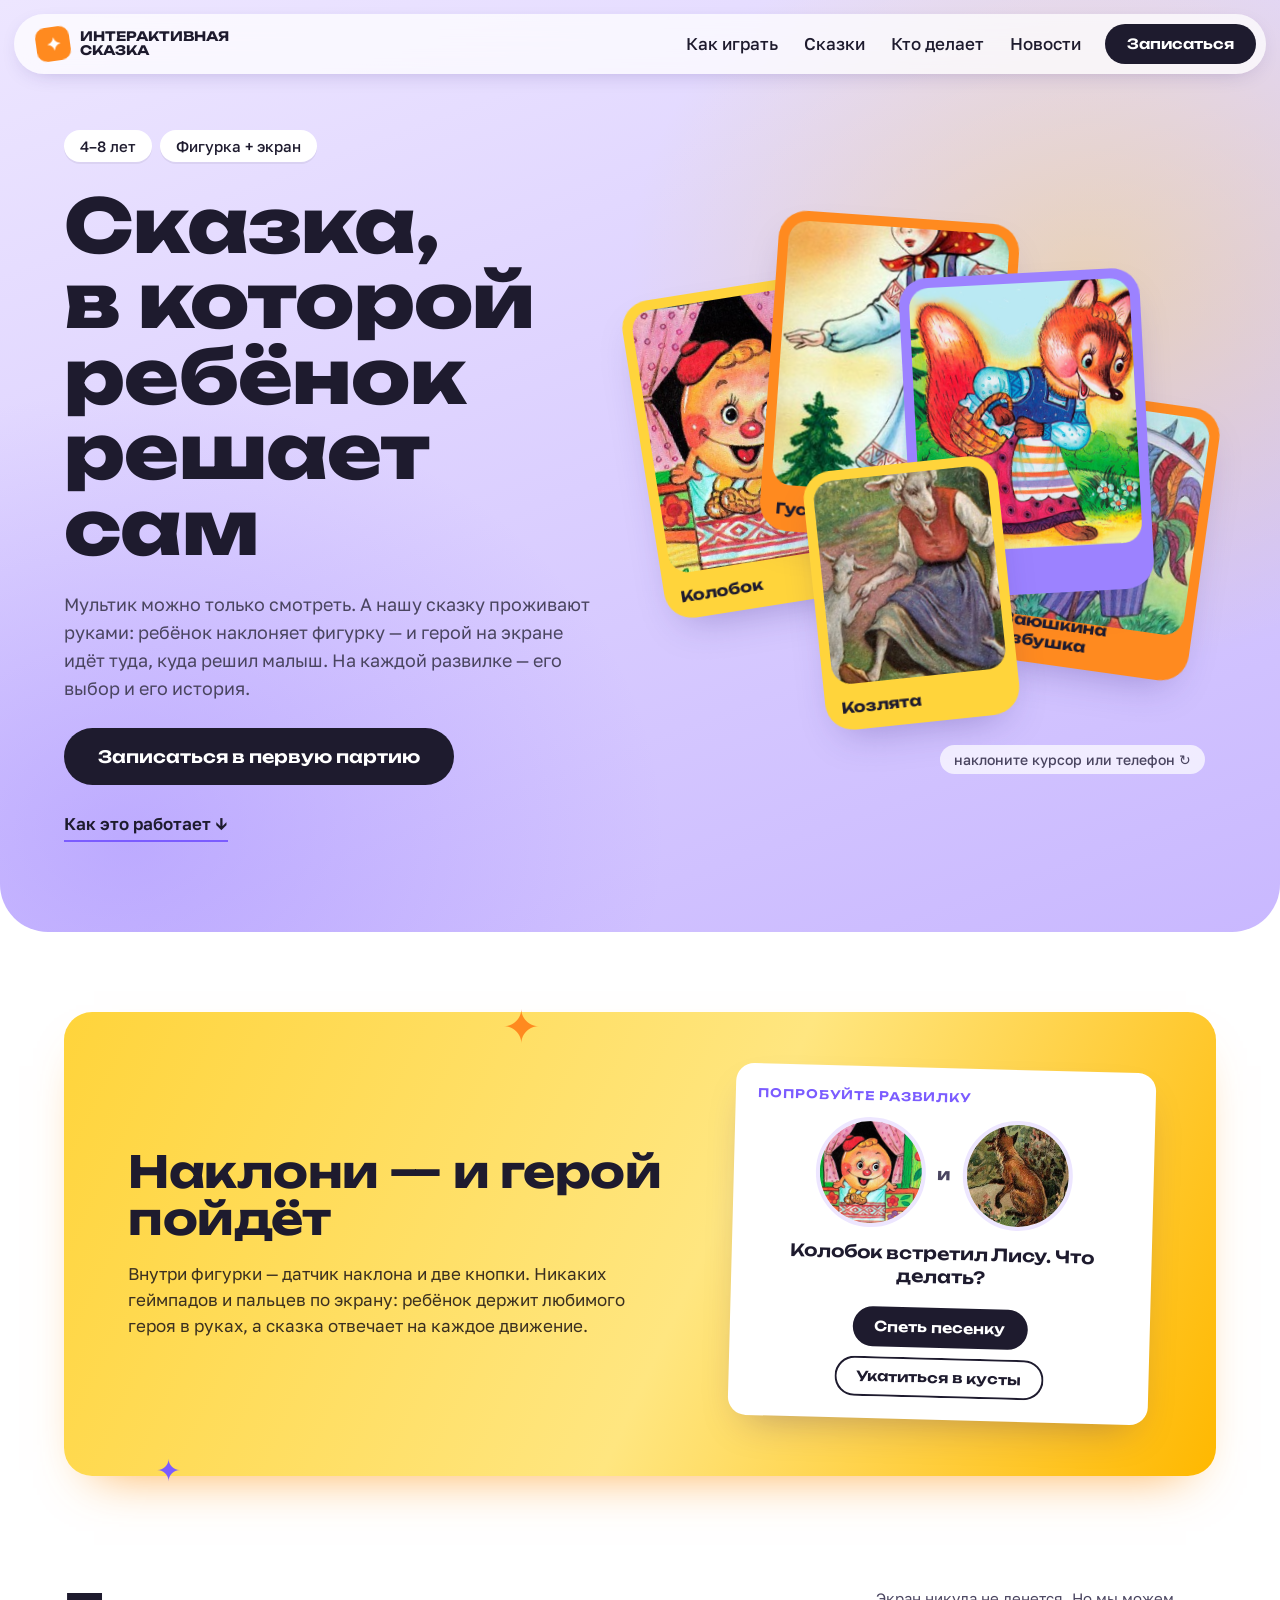
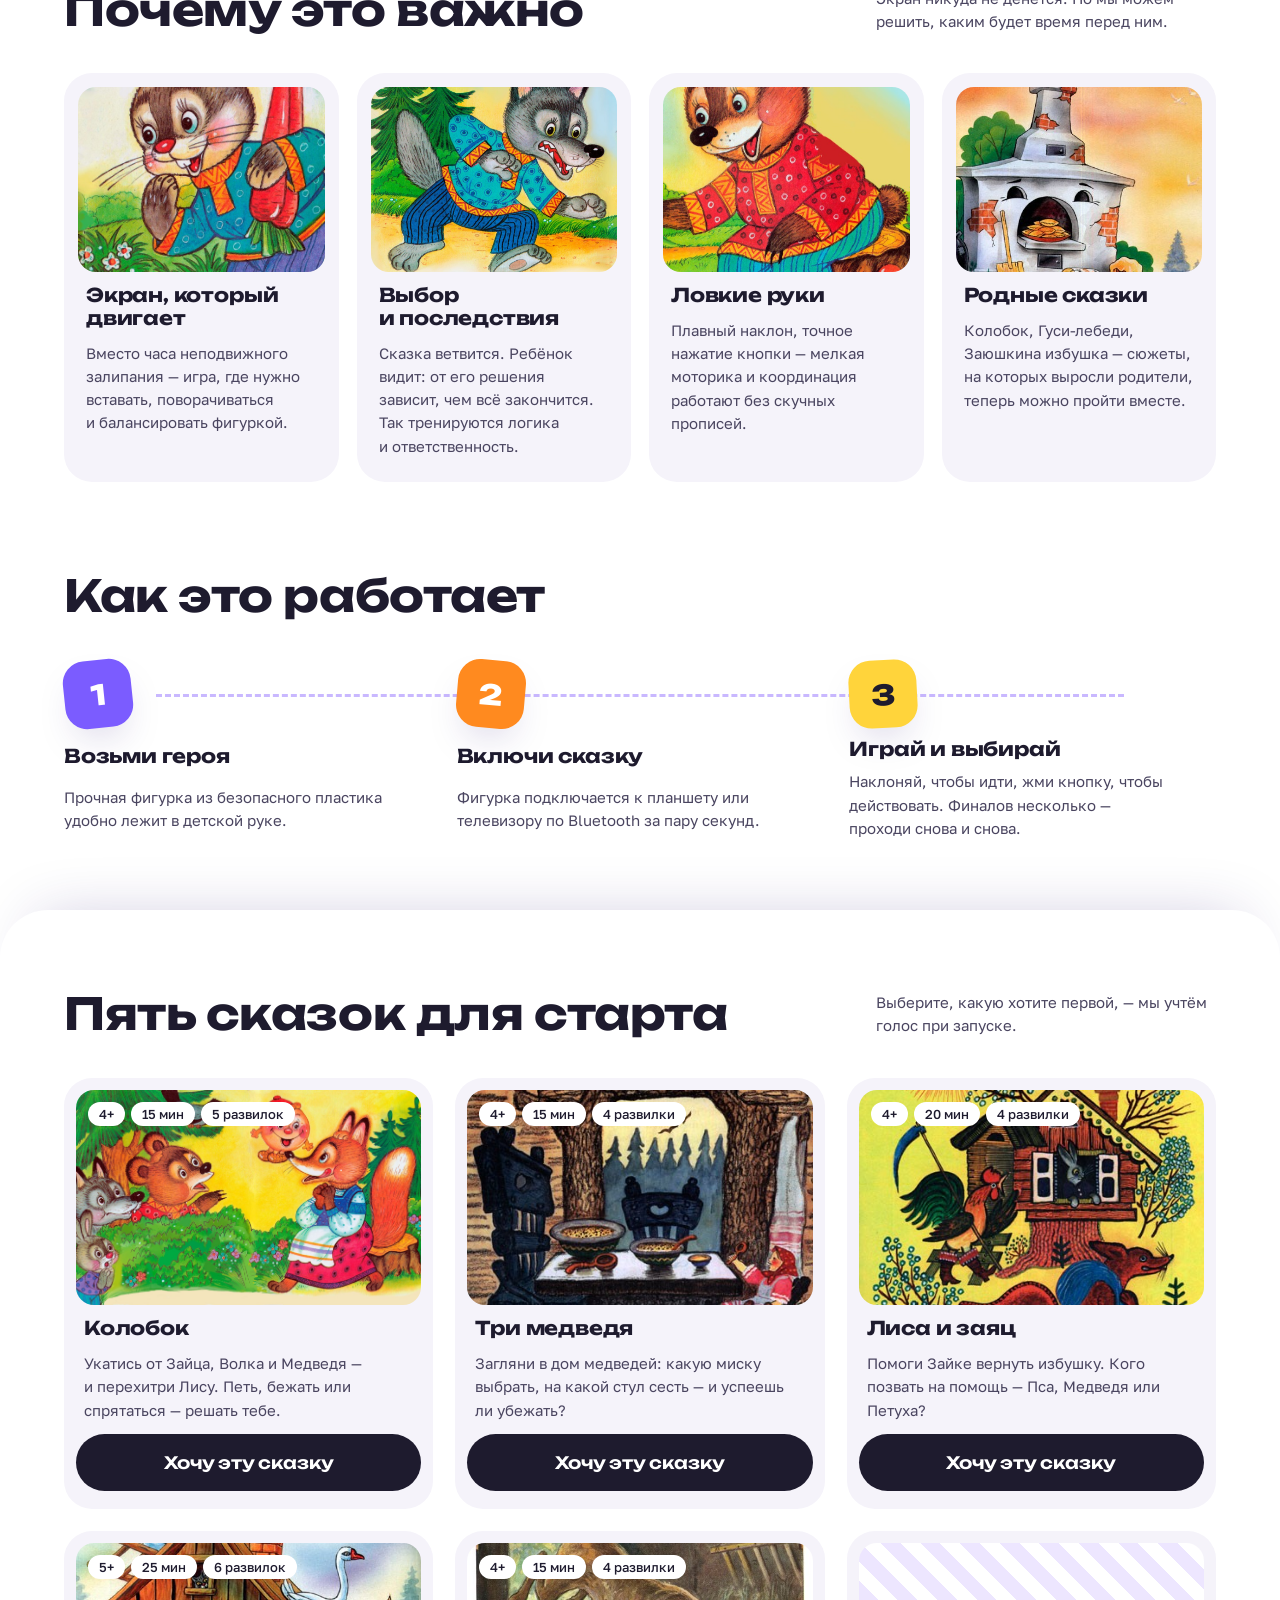
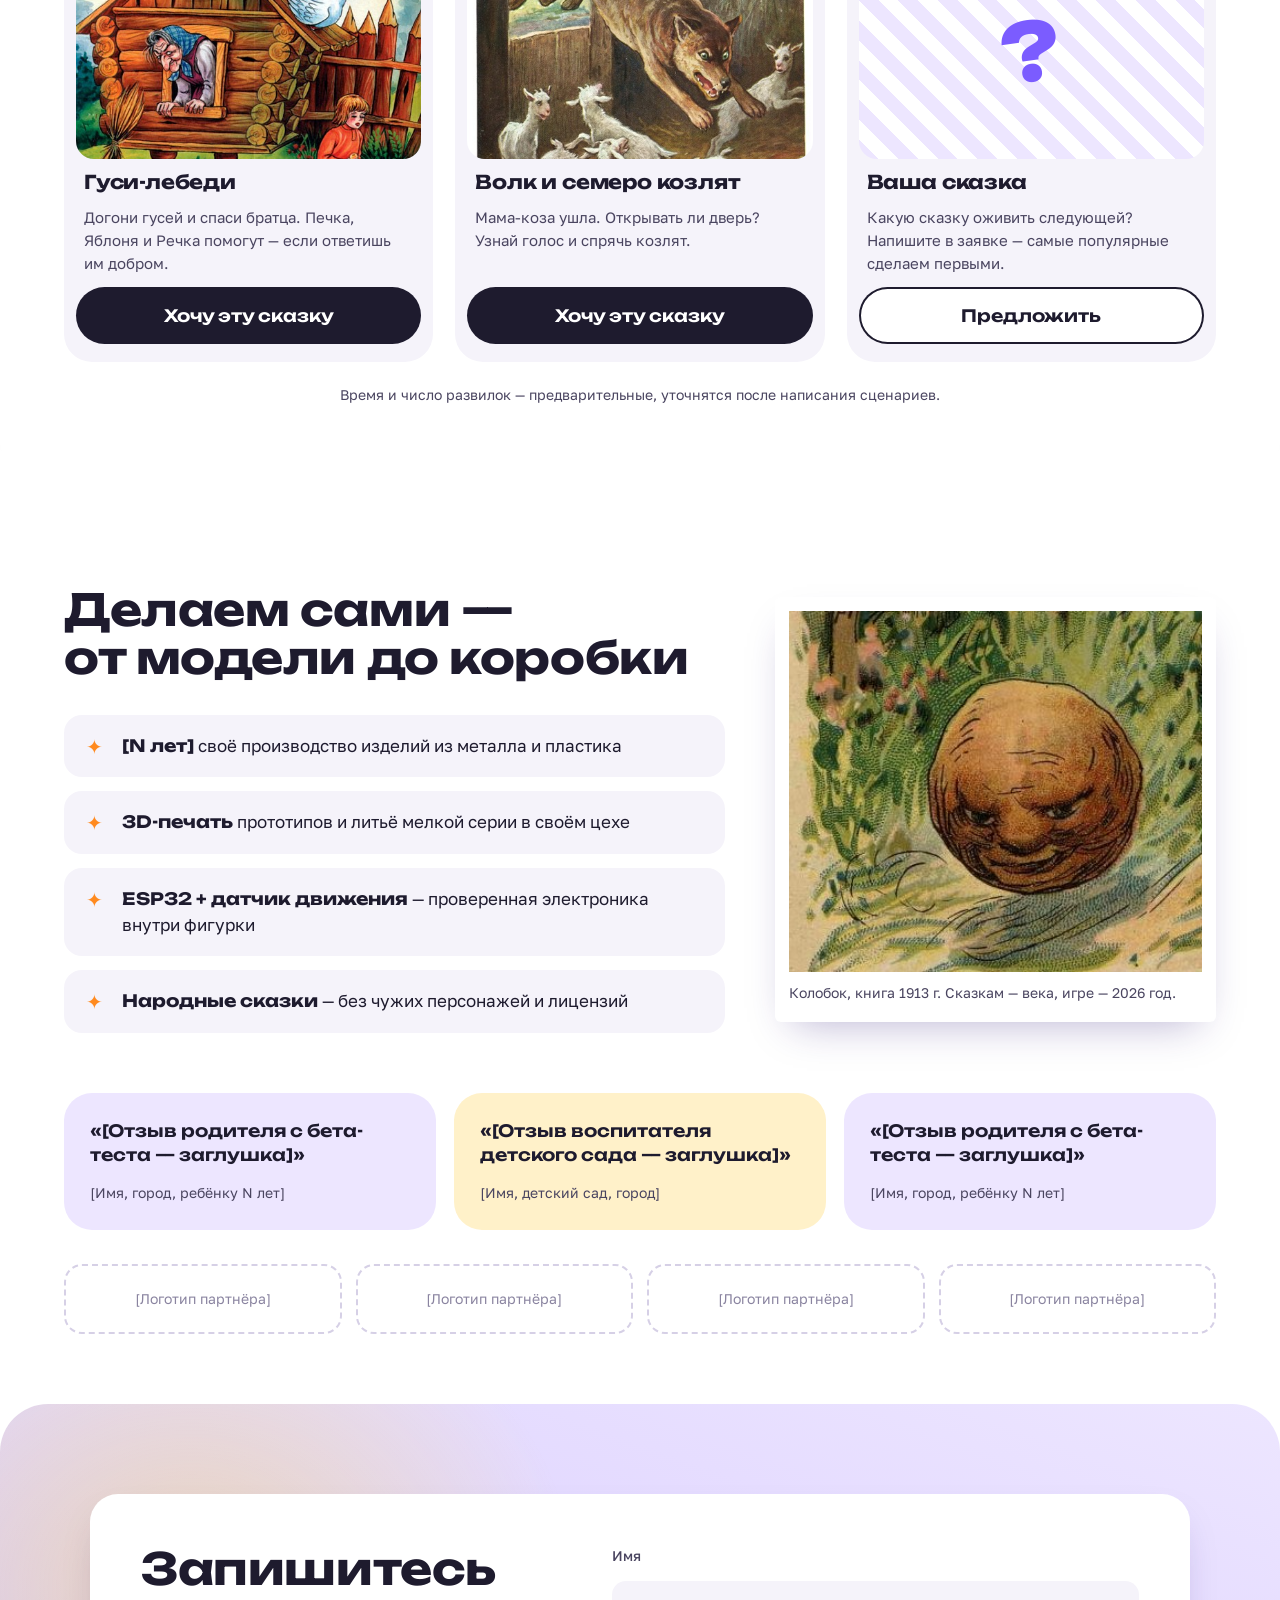
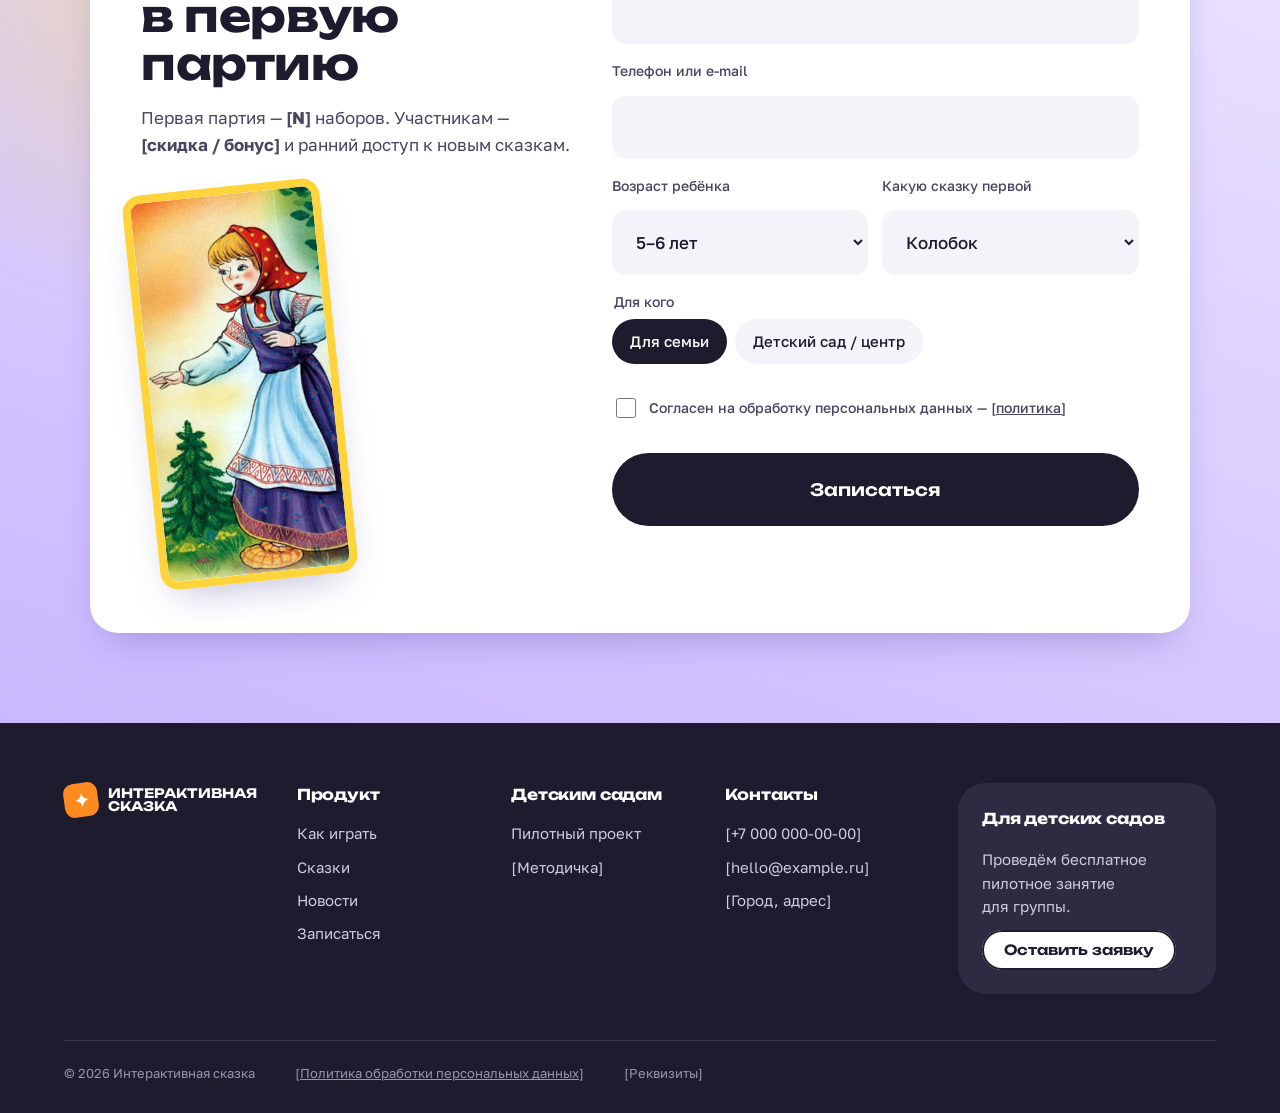
<file: Разработка_Игрушка-джойстик/Результат/Сайт/index.html>
<!doctype html>
<html lang="ru">
<head>
<meta charset="utf-8">
<meta name="viewport" content="width=device-width, initial-scale=1">
<title>Интерактивная сказка — фигурка-джойстик для детей 4–8 лет</title>
<meta name="description" content="Фигурка героя сказки с датчиком наклона управляет персонажем на экране. Ребёнок сам выбирает, как пойдёт сказка.">
<link rel="preconnect" href="https://fonts.googleapis.com">
<link rel="preconnect" href="https://fonts.gstatic.com" crossorigin>
<link href="https://fonts.googleapis.com/css2?family=Unbounded:wght@600;700;800&family=Golos+Text:wght@400;500;600&display=swap" rel="stylesheet">
<link rel="stylesheet" href="css/styles.css?v=2026-10-17">
</head>
<body>

<!-- 0. Шапка -->
<header class="topbar">
  <a class="logo" href="#top" aria-label="Интерактивная сказка — на главную">
    <span class="logo__mark" aria-hidden="true">✦</span>
    <span>Интерактивная<br>сказка</span>
  </a>
  <nav class="nav" aria-label="Основное меню">
    <a href="#how">Как играть</a>
    <a href="#tales">Сказки</a>
    <a href="#trust">Кто делает</a>
    <a href="news.html">Новости</a>
  </nav>
  <a class="btn btn--dark btn--sm" href="#signup">Записаться</a>
</header>

<main id="top">

  <!-- 1. Hero -->
  <section class="hero">
    <div class="hero__text">
      <div class="pills reveal">
        <span class="pill">4–8 лет</span>
        <span class="pill">Фигурка + экран</span>
      </div>
      <h1 class="reveal">Сказка, в&nbsp;которой ребёнок решает сам</h1>
      <p class="hero__lead reveal">Мультик можно только смотреть. А нашу сказку проживают руками: ребёнок наклоняет фигурку — и&nbsp;герой на&nbsp;экране идёт туда, куда решил малыш. На&nbsp;каждой развилке — его выбор и&nbsp;его история.</p>
      <div class="hero__actions reveal">
        <a class="btn btn--dark" href="#signup">Записаться в первую партию</a>
        <a class="link-arrow" href="#how">Как это работает ↓</a>
      </div>
    </div>

    <div class="fan" id="fan" aria-hidden="true">
      <figure class="card card--1" style="--c:#FFD43B"><img src="assets/img/hero-kolobok.jpg" alt=""><figcaption>Колобок</figcaption></figure>
      <figure class="card card--2" style="--c:#FF8A1F"><img src="assets/img/hero-devochka.jpg" alt=""><figcaption>Гуси-лебеди</figcaption></figure>
      <figure class="card card--3" style="--c:#9C82FF"><img src="assets/img/hero-lisa.jpg" alt=""><figcaption>Лиса</figcaption></figure>
      <figure class="card card--4" style="--c:#FF8A1F"><img src="assets/img/hero-petuh.jpg" alt=""><figcaption>Заюшкина избушка</figcaption></figure>
      <figure class="card card--5" style="--c:#FFD43B"><img src="assets/img/hero-koza.jpg" alt=""><figcaption>Козлята</figcaption></figure>
      <p class="fan__hint">наклоните курсор или телефон&nbsp;↻</p>
    </div>
  </section>

  <!-- 2. Жёлтый баннер + демо -->
  <section class="banner-wrap">
    <div class="banner reveal">
      <span class="banner__spark banner__spark--a" aria-hidden="true">✦</span>
      <span class="banner__spark banner__spark--b" aria-hidden="true">✦</span>
      <div class="banner__copy">
        <h2>Наклони — и&nbsp;герой пойдёт</h2>
        <p>Внутри фигурки — датчик наклона и&nbsp;две кнопки. Никаких геймпадов и&nbsp;пальцев по&nbsp;экрану: ребёнок держит любимого героя в&nbsp;руках, а&nbsp;сказка отвечает на&nbsp;каждое движение.</p>
      </div>

      <div class="demo" id="demo">
        <p class="demo__label">Попробуйте развилку</p>
        <div class="demo__stage">
          <img class="demo__hero" src="assets/img/hero-kolobok.jpg" alt="Колобок">
          <span class="demo__vs">и</span>
          <img class="demo__hero" src="assets/img/char-lisa-old.jpg" alt="Лиса">
        </div>
        <p class="demo__q" id="demoText">Колобок встретил Лису. Что делать?</p>
        <div class="demo__choices">
          <button class="btn btn--dark btn--sm" data-choice="sing">Спеть песенку</button>
          <button class="btn btn--light btn--sm" data-choice="run">Укатиться в кусты</button>
        </div>
      </div>
    </div>
  </section>

  <!-- 3. Польза -->
  <section class="sheet" id="why">
    <div class="sheet__head">
      <h2 class="reveal">Почему это важно</h2>
      <p class="sheet__aside reveal">Экран никуда не денется. Но&nbsp;мы можем решить, каким будет время перед ним.</p>
    </div>
    <div class="benefits">
      <article class="benefit reveal">
        <img src="assets/img/char-zayac.jpg" alt="Заяц из сказки «Колобок»">
        <h3>Экран, который двигает</h3>
        <p>Вместо часа неподвижного залипания — игра, где нужно вставать, поворачиваться и&nbsp;балансировать фигуркой.</p>
      </article>
      <article class="benefit reveal">
        <img src="assets/img/char-volk.jpg" alt="Волк из сказки «Колобок»">
        <h3>Выбор и&nbsp;последствия</h3>
        <p>Сказка ветвится. Ребёнок видит: от&nbsp;его решения зависит, чем всё закончится. Так тренируются логика и&nbsp;ответственность.</p>
      </article>
      <article class="benefit reveal">
        <img src="assets/img/char-medved.jpg" alt="Медведь из сказки «Колобок»">
        <h3>Ловкие руки</h3>
        <p>Плавный наклон, точное нажатие кнопки — мелкая моторика и&nbsp;координация работают без&nbsp;скучных прописей.</p>
      </article>
      <article class="benefit reveal">
        <img src="assets/img/char-pechka.jpg" alt="Печка из сказки «Гуси-лебеди»">
        <h3>Родные сказки</h3>
        <p>Колобок, Гуси-лебеди, Заюшкина избушка — сюжеты, на&nbsp;которых выросли родители, теперь можно пройти вместе.</p>
      </article>
    </div>

    <!-- 4. Как это работает -->
    <div class="how" id="how">
      <h2 class="reveal">Как это работает</h2>
      <ol class="steps">
        <li class="step reveal"><span class="step__n">1</span><h3>Возьми героя</h3><p>Прочная фигурка из&nbsp;безопасного пластика удобно лежит в&nbsp;детской руке.</p></li>
        <li class="step reveal"><span class="step__n">2</span><h3>Включи сказку</h3><p>Фигурка подключается к&nbsp;планшету или телевизору по&nbsp;Bluetooth за&nbsp;пару секунд.</p></li>
        <li class="step reveal"><span class="step__n">3</span><h3>Играй и&nbsp;выбирай</h3><p>Наклоняй, чтобы идти, жми кнопку, чтобы действовать. Финалов несколько — проходи снова и&nbsp;снова.</p></li>
      </ol>
    </div>
  </section>

  <!-- 5. Каталог сказок -->
  <section class="tales" id="tales">
    <div class="sheet__head">
      <h2 class="reveal">Пять сказок для&nbsp;старта</h2>
      <p class="sheet__aside reveal">Выберите, какую хотите первой, — мы учтём голос при&nbsp;запуске.</p>
    </div>
    <div class="grid">
      <article class="tale reveal">
        <div class="tale__pic"><img src="assets/img/tale-kolobok.jpg" alt="Колобок на носу у Лисы"><div class="tags"><span>4+</span><span>15 мин</span><span>5 развилок</span></div></div>
        <h3>Колобок</h3>
        <p>Укатись от&nbsp;Зайца, Волка и&nbsp;Медведя — и&nbsp;перехитри Лису. Петь, бежать или спрятаться — решать тебе.</p>
        <button class="btn btn--dark btn--block" data-tale="Колобок">Хочу эту сказку</button>
      </article>
      <article class="tale reveal">
        <div class="tale__pic"><img src="assets/img/tale-tri-medvedya.jpg" alt="Девочка в доме медведей"><div class="tags"><span>4+</span><span>15 мин</span><span>4 развилки</span></div></div>
        <h3>Три медведя</h3>
        <p>Загляни в&nbsp;дом медведей: какую миску выбрать, на&nbsp;какой стул сесть — и&nbsp;успеешь ли убежать?</p>
        <button class="btn btn--dark btn--block" data-tale="Три медведя">Хочу эту сказку</button>
      </article>
      <article class="tale reveal">
        <div class="tale__pic"><img src="assets/img/tale-lisa-zayac.jpg" alt="Петух прогоняет Лису из избушки"><div class="tags"><span>4+</span><span>20 мин</span><span>4 развилки</span></div></div>
        <h3>Лиса и&nbsp;заяц</h3>
        <p>Помоги Зайке вернуть избушку. Кого позвать на&nbsp;помощь — Пса, Медведя или Петуха?</p>
        <button class="btn btn--dark btn--block" data-tale="Лиса и заяц">Хочу эту сказку</button>
      </article>
      <article class="tale reveal">
        <div class="tale__pic"><img src="assets/img/tale-gusi.jpg" alt="Избушка Бабы-яги и гуси-лебеди"><div class="tags"><span>5+</span><span>25 мин</span><span>6 развилок</span></div></div>
        <h3>Гуси-лебеди</h3>
        <p>Догони гусей и&nbsp;спаси братца. Печка, Яблоня и&nbsp;Речка помогут — если ответишь им добром.</p>
        <button class="btn btn--dark btn--block" data-tale="Гуси-лебеди">Хочу эту сказку</button>
      </article>
      <article class="tale reveal">
        <div class="tale__pic"><img src="assets/img/tale-volk.jpg" alt="Волк врывается к козлятам"><div class="tags"><span>4+</span><span>15 мин</span><span>4 развилки</span></div></div>
        <h3>Волк и&nbsp;семеро козлят</h3>
        <p>Мама-коза ушла. Открывать ли дверь? Узнай голос и&nbsp;спрячь козлят.</p>
        <button class="btn btn--dark btn--block" data-tale="Волк и семеро козлят">Хочу эту сказку</button>
      </article>
      <article class="tale tale--soon reveal">
        <div class="tale__soon"><span class="tale__soon-mark" aria-hidden="true">?</span></div>
        <h3>Ваша сказка</h3>
        <p>Какую сказку оживить следующей? Напишите в&nbsp;заявке — самые популярные сделаем первыми.</p>
        <a class="btn btn--light btn--block" href="#signup">Предложить</a>
      </article>
    </div>
    <p class="note">Время и число развилок — предварительные, уточнятся после написания сценариев.</p>
  </section>

  <!-- 6. Доверие -->
  <section class="sheet sheet--trust" id="trust">
    <div class="trust">
      <div class="trust__copy">
        <h2 class="reveal">Делаем сами — от&nbsp;модели до&nbsp;коробки</h2>
        <ul class="facts">
          <li class="reveal"><b>[N лет]</b> своё производство изделий из металла и пластика</li>
          <li class="reveal"><b>3D-печать</b> прототипов и литьё мелкой серии в своём цехе</li>
          <li class="reveal"><b>ESP32 + датчик движения</b> — проверенная электроника внутри фигурки</li>
          <li class="reveal"><b>Народные сказки</b> — без чужих персонажей и лицензий</li>
        </ul>
      </div>
      <figure class="trust__art reveal">
        <img src="assets/img/char-kolobok-old.jpg" alt="Колобок, иллюстрация 1913 года">
        <figcaption>Колобок, книга 1913&nbsp;г. Сказкам — века, игре — 2026&nbsp;год.</figcaption>
      </figure>
    </div>

    <div class="reviews">
      <blockquote class="review reveal"><p>«[Отзыв родителя с бета-теста — заглушка]»</p><cite>[Имя, город, ребёнку N лет]</cite></blockquote>
      <blockquote class="review reveal"><p>«[Отзыв воспитателя детского сада — заглушка]»</p><cite>[Имя, детский сад, город]</cite></blockquote>
      <blockquote class="review reveal"><p>«[Отзыв родителя с бета-теста — заглушка]»</p><cite>[Имя, город, ребёнку N лет]</cite></blockquote>
    </div>

    <div class="partners" aria-label="Партнёры">
      <span>[Логотип партнёра]</span><span>[Логотип партнёра]</span><span>[Логотип партнёра]</span><span>[Логотип партнёра]</span>
    </div>
  </section>

  <!-- 7. CTA -->
  <section class="cta" id="signup">
    <div class="cta__box reveal">
      <div class="cta__copy">
        <h2>Запишитесь в&nbsp;первую партию</h2>
        <p>Первая партия — <b>[N]</b> наборов. Участникам — <b>[скидка / бонус]</b> и&nbsp;ранний доступ к&nbsp;новым сказкам.</p>
        <img class="cta__art" src="assets/img/hero-devochka.jpg" alt="" aria-hidden="true">
      </div>
      <form class="form" id="form" novalidate>
        <label>Имя<input name="name" autocomplete="given-name" required></label>
        <label>Телефон или e-mail<input name="contact" autocomplete="email" required></label>
        <div class="row">
          <label>Возраст ребёнка
            <select name="age"><option>3–4 года</option><option selected>5–6 лет</option><option>7–8 лет</option></select>
          </label>
          <label>Какую сказку первой
            <select name="tale" id="taleSelect">
              <option>Колобок</option><option>Три медведя</option><option>Лиса и заяц</option><option>Гуси-лебеди</option><option>Волк и семеро козлят</option><option>Другая — напишу</option>
            </select>
          </label>
        </div>
        <fieldset class="seg">
          <legend>Для кого</legend>
          <label><input type="radio" name="who" value="family" checked><span>Для семьи</span></label>
          <label><input type="radio" name="who" value="b2b"><span>Детский сад / центр</span></label>
        </fieldset>
        <label class="check"><input type="checkbox" name="agree" required><span>Согласен на обработку персональных данных — <a href="#">[политика]</a></span></label>
        <button class="btn btn--dark btn--block" type="submit">Записаться</button>
        <p class="form__msg" id="formMsg" role="status" aria-live="polite"></p>
      </form>
    </div>
  </section>
</main>

<!-- 8. Футер -->
<footer class="footer">
  <div class="footer__grid">
    <div>
      <a class="logo logo--light" href="#top"><span class="logo__mark" aria-hidden="true">✦</span><span>Интерактивная<br>сказка</span></a>
    </div>
    <nav><h4>Продукт</h4><a href="#how">Как играть</a><a href="#tales">Сказки</a><a href="news.html">Новости</a><a href="#signup">Записаться</a></nav>
    <nav><h4>Детским садам</h4><a href="#signup">Пилотный проект</a><a href="#">[Методичка]</a></nav>
    <nav><h4>Контакты</h4><span>[+7 000 000-00-00]</span><span>[hello@example.ru]</span><span>[Город, адрес]</span></nav>
    <div class="footer__card">
      <h4>Для детских садов</h4>
      <p>Проведём бесплатное пилотное занятие для&nbsp;группы.</p>
      <a class="btn btn--light btn--sm" href="#signup" data-who="b2b">Оставить заявку</a>
    </div>
  </div>
  <div class="footer__bottom">
    <span>© 2026 Интерактивная сказка</span>
    <a href="#">[Политика обработки персональных данных]</a>
    <span>[Реквизиты]</span>
  </div>
</footer>

<script src="js/main.js"></script>
</body>
</html>
</file>
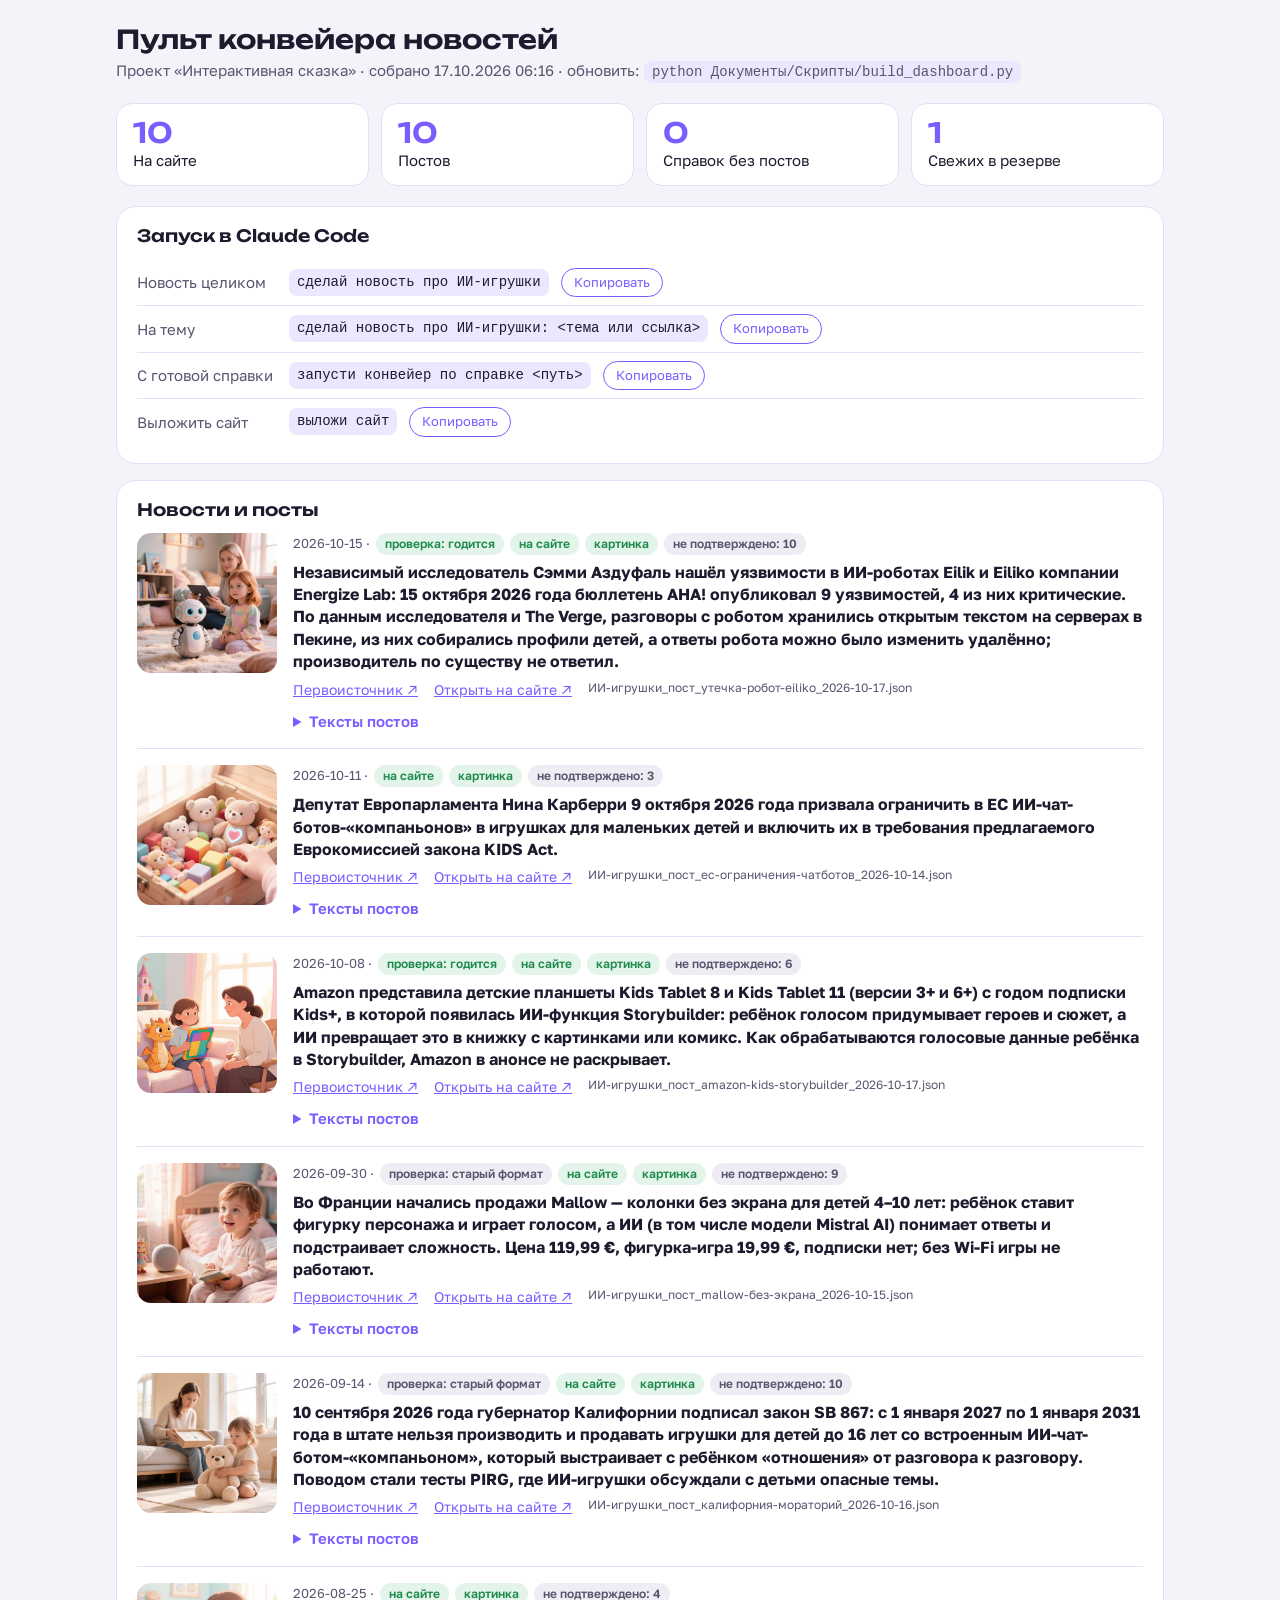
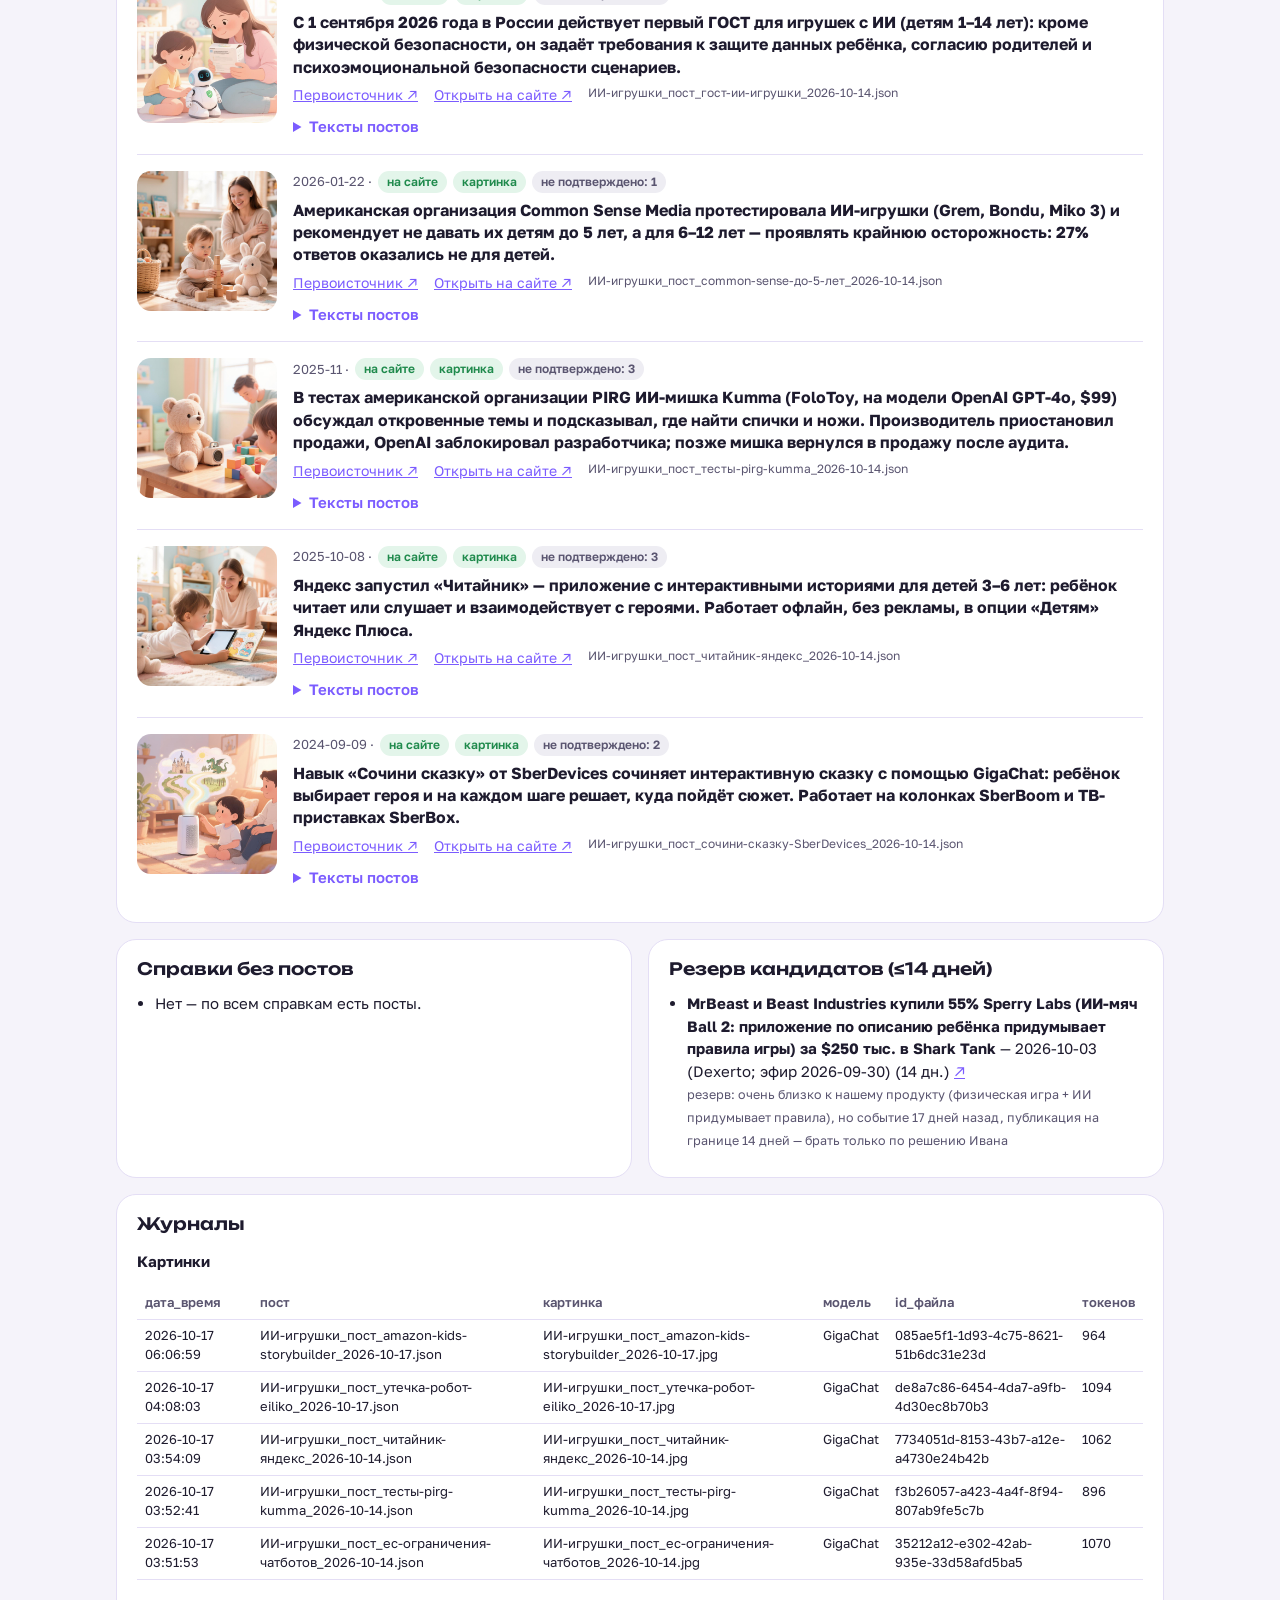
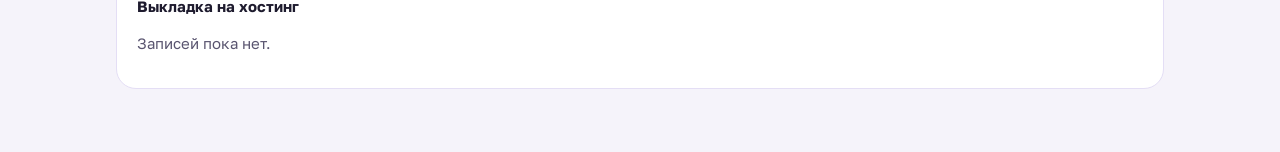
<file: Разработка_Игрушка-джойстик/Результат/Пульт-конвейера.html>
<!doctype html>
<html lang="ru">
<head>
<meta charset="utf-8">
<meta name="viewport" content="width=device-width, initial-scale=1">
<title>Пульт конвейера новостей</title>
<link rel="preconnect" href="https://fonts.googleapis.com">
<link href="https://fonts.googleapis.com/css2?family=Golos+Text:wght@400;600&family=Unbounded:wght@600&display=swap" rel="stylesheet">
<style>
:root {
  --ink: #1E1B2E; --ink-soft: #5A5570; --paper: #FFFFFF; --mist: #F5F3FA; --line: #E4DEF5;
  --violet: #7B5CFF; --lav: #EDE6FF;
  --ok: #1F8A4C; --ok-bg: #E3F5EA; --warn: #9A5B00; --warn-bg: #FFF1D6; --bad: #B42318; --bad-bg: #FDE7E5;
  --muted-bg: #EEEDF3;
}
@media (prefers-color-scheme: dark) {
  :root {
    --ink: #ECE9F6; --ink-soft: #ABA5C2; --paper: #16141F; --mist: #1F1C2B; --line: #322E44;
    --violet: #A894FF; --lav: #2A2442;
    --ok: #6FD39A; --ok-bg: #173325; --warn: #F2C26B; --warn-bg: #3A2C12; --bad: #FF8A80; --bad-bg: #3D1A18; --muted-bg: #2A2737;
  }
}
* { box-sizing: border-box; }
body { margin: 0; background: var(--mist); color: var(--ink); font: 400 15px/1.5 "Golos Text", "Segoe UI", sans-serif; }
.wrap { max-width: 1080px; margin: 0 auto; padding: 24px 16px 48px; }
header h1 { font: 600 26px/1.2 "Unbounded", "Arial Black", sans-serif; margin: 0 0 4px; }
.muted, small, .file { color: var(--ink-soft); }
.file { font-size: 12px; }
.stats { display: grid; grid-template-columns: repeat(auto-fit, minmax(150px, 1fr)); gap: 12px; margin: 20px 0; }
.stat { background: var(--paper); border: 1px solid var(--line); border-radius: 16px; padding: 14px 16px; }
.stat b { display: block; font: 600 28px/1.1 "Unbounded", sans-serif; color: var(--violet); }
section { background: var(--paper); border: 1px solid var(--line); border-radius: 20px; padding: 18px 20px; margin: 16px 0; }
section > h2 { font: 600 17px/1.3 "Unbounded", sans-serif; margin: 0 0 12px; }
.cmd { display: flex; flex-wrap: wrap; align-items: center; gap: 8px 12px; padding: 8px 0; border-top: 1px solid var(--line); }
.cmd:first-of-type { border-top: 0; }
.cmd span { min-width: 140px; color: var(--ink-soft); }
code { background: var(--lav); padding: 3px 8px; border-radius: 8px; font-size: 14px; overflow-wrap: anywhere; }
.news { display: grid; grid-template-columns: 140px 1fr; gap: 16px; padding: 16px 0; border-top: 1px solid var(--line); }
.news:first-of-type { border-top: 0; padding-top: 0; }
.thumb { width: 140px; height: 140px; object-fit: cover; border-radius: 14px; display: block; }
.thumb--empty { display: grid; place-items: center; background: var(--muted-bg); color: var(--ink-soft); font-size: 13px; }
.news h3 { margin: 6px 0; font-size: 16px; line-height: 1.4; }
.news__meta { display: flex; flex-wrap: wrap; gap: 6px; align-items: center; font-size: 13px; color: var(--ink-soft); }
.news__links { display: flex; flex-wrap: wrap; gap: 6px 16px; font-size: 14px; }
a { color: var(--violet); }
.pill { display: inline-block; padding: 2px 9px; border-radius: 999px; font-size: 12px; font-weight: 600; white-space: nowrap; }
.pill--ok { background: var(--ok-bg); color: var(--ok); }
.pill--warn { background: var(--warn-bg); color: var(--warn); }
.pill--bad { background: var(--bad-bg); color: var(--bad); }
.pill--muted { background: var(--muted-bg); color: var(--ink-soft); }
details { margin-top: 10px; }
summary { cursor: pointer; color: var(--violet); font-weight: 600; }
.platform { margin-top: 10px; border: 1px solid var(--line); border-radius: 12px; overflow: hidden; }
.platform__head { display: flex; align-items: center; gap: 10px; padding: 8px 12px; background: var(--mist); }
.platform__head .copy { margin-left: auto; }
.platform__text { margin: 0; padding: 12px; white-space: pre-wrap; font: inherit; font-size: 14px; max-height: 320px; overflow: auto; }
.copy { font: inherit; font-size: 13px; padding: 4px 12px; border-radius: 999px; border: 1px solid var(--violet); background: transparent; color: var(--violet); cursor: pointer; }
.copy:hover { background: var(--lav); }
.copy.done { background: var(--violet); color: var(--paper); }
ul.list { margin: 0; padding-left: 18px; } ul.list li { margin: 8px 0; }
.cols { display: grid; grid-template-columns: 1fr 1fr; gap: 16px; }
.cols section { margin: 0; }
.table { overflow-x: auto; }
table { border-collapse: collapse; width: 100%; font-size: 13px; }
th, td { text-align: left; padding: 6px 8px; border-bottom: 1px solid var(--line); vertical-align: top; }
th { color: var(--ink-soft); font-weight: 600; }
h3 { font-size: 15px; }
@media (max-width: 720px) {
  .news { grid-template-columns: 1fr; }
  .thumb { width: 100%; height: 200px; }
  .cols { grid-template-columns: 1fr; }
}
</style>
</head>
<body>
<div class="wrap">
  <header>
    <h1>Пульт конвейера новостей</h1>
    <div class="muted">Проект «Интерактивная сказка» · собрано 17.10.2026 06:16 · обновить: <code>python Документы/Скрипты/build_dashboard.py</code></div>
  </header>
  <div class="stats"><div class="stat"><b>10</b><span>На сайте</span></div><div class="stat"><b>10</b><span>Постов</span></div><div class="stat"><b>0</b><span>Справок без постов</span></div><div class="stat"><b>1</b><span>Свежих в резерве</span></div></div>

  <section>
    <h2>Запуск в Claude Code</h2>
    <div class="cmd"><span>Новость целиком</span><code>сделай новость про ИИ-игрушки</code><button class="copy" type="button" data-copy-text="сделай новость про ИИ-игрушки">Копировать</button></div><div class="cmd"><span>На тему</span><code>сделай новость про ИИ-игрушки: &lt;тема или ссылка&gt;</code><button class="copy" type="button" data-copy-text="сделай новость про ИИ-игрушки: &lt;тема или ссылка&gt;">Копировать</button></div><div class="cmd"><span>С готовой справки</span><code>запусти конвейер по справке &lt;путь&gt;</code><button class="copy" type="button" data-copy-text="запусти конвейер по справке &lt;путь&gt;">Копировать</button></div><div class="cmd"><span>Выложить сайт</span><code>выложи сайт</code><button class="copy" type="button" data-copy-text="выложи сайт">Копировать</button></div>
  </section>

  <section>
    <h2>Новости и посты</h2>
    
    <article class="news">
      <a href="Посты/ИИ-игрушки_пост_утечка-робот-eiliko_2026-10-17.jpg" target="_blank"><img class="thumb" src="Посты/ИИ-игрушки_пост_утечка-робот-eiliko_2026-10-17.jpg" alt=""></a>
      <div class="news__body">
        <div class="news__meta">2026-10-15 · <span class="pill pill--ok">проверка: годится</span><span class="pill pill--ok">на сайте</span><span class="pill pill--ok">картинка</span><span class="pill pill--muted">не подтверждено: 10</span></div>
        <h3>Независимый исследователь Сэмми Аздуфаль нашёл уязвимости в ИИ-роботах Eilik и Eiliko компании Energize Lab: 15 октября 2026 года бюллетень AHA! опубликовал 9 уязвимостей, 4 из них критические. По данным исследователя и The Verge, разговоры с роботом хранились открытым текстом на серверах в Пекине, из них собирались профили детей, а ответы робота можно было изменить удалённо; производитель по существу не ответил.</h3>
        <div class="news__links"><a href="https://takeonme.org/cves/multiple-energizelab-eilik-eiliko-platform-vulnerabilities/" target="_blank" rel="noopener">Первоисточник ↗</a><a href="Сайт/news.html#eiliko" target="_blank">Открыть на сайте ↗</a>
          <span class="file">ИИ-игрушки_пост_утечка-робот-eiliko_2026-10-17.json</span></div>
        <details><summary>Тексты постов</summary><div class="platform"><div class="platform__head"><b>Telegram</b><span class="pill pill--bad">995 / 950</span><button class="copy" type="button" data-copy>Копировать</button></div><pre class="platform__text">**Карманный ИИ-робот Eiliko: куда уходят разговоры ребёнка 🔓**

Исследователь Сэмми Аздуфаль изучил роботов Eilik и Eiliko компании Energize Lab (Китай). 15 октября бюллетень AHA! описал 9 уязвимостей, 4 — критические.

По данным исследователя, всё сказанное роботу хранится открытым текстом на серверах в Пекине, а ночью сервер собирает из разговоров профиль: имя ребёнка, возраст, адрес, родственников. По данным The Verge, исследователь удалённо изменил ответы робота журналиста, и тот начал говорить неприемлемые для детей вещи.

Производитель по существу не ответил. По данным исследователя, на 13 октября закрыта лишь часть уязвимостей. Доказательств, что данные массово скачали посторонние, не опубликовано.

Совет: до покупки ИИ-игрушки узнайте, где её сервер и работает ли она без облака. Объясните ребёнку, что адрес, фамилию и «секреты» игрушке не рассказывают.

Источник: бюллетень AHA!, The Verge
https://takeonme.org/cves/multiple-energizelab-eilik-eiliko-platform-vulnerabilities/</pre></div><div class="platform"><div class="platform__head"><b>MAX</b><span class="pill pill--ok">870 / 1200</span><button class="copy" type="button" data-copy>Копировать</button></div><pre class="platform__text">**ИИ-робот Eiliko: разговоры детей — на серверах в Китае, по данным исследователя 🔓**

Исследователь Сэмми Аздуфаль изучил карманного робота Eiliko компании Energize Lab. 15 октября бюллетень AHA! описал 9 уязвимостей, 4 — критические.

По данным исследователя, разговоры с роботом хранятся открытым текстом в Пекине, а из них собирается профиль ребёнка: имя, возраст, адрес. По данным The Verge, ответы робота удалось изменить удалённо. Производитель по существу не ответил. Доказательств, что данные массово скачали посторонние, не опубликовано.

Совет: если у ребёнка есть игрушка с ИИ, узнайте, где её сервер, и проверьте, работает ли она без облака. Исследователь советует не рассказывать Eiliko ничего личного и отключить облачные разговоры.

Источник: бюллетень AHA!, The Verge
https://takeonme.org/cves/multiple-energizelab-eilik-eiliko-platform-vulnerabilities/</pre></div><div class="platform"><div class="platform__head"><b>ВКонтакте</b><span class="pill pill--ok">1456 / 1500</span><button class="copy" type="button" data-copy>Копировать</button></div><pre class="platform__text">Ребёнок делится с игрушкой секретами, а они, по данным исследователя, лежат открытым текстом на сервере в Пекине. Разбираем историю карманного ИИ-робота Eiliko 🔓

Eiliko — робот китайской компании Energize Lab, который разговаривает голосом через облачную нейросеть. Продаётся в том числе на Amazon, по данным итальянского издания iGizmo — для детей от 3 лет.

15 октября организация AHA!, которая регистрирует уязвимости, описала 9 таких «дыр» робота, 4 — критические. По данным исследователя Сэмми Аздуфаля, по ночам сервер собирает из разговоров профиль ребёнка: имя, возраст, адрес, родственники. При этом в политике конфиденциальности компании сказано, что голосовые записи удаляются сразу после обработки.

По данным The Verge, исследователь удалённо изменил «память» робота журналиста, и тот начал говорить неприемлемые для детей вещи.

Производитель по существу не ответил. По данным исследователя, на 13 октября закрыта лишь часть уязвимостей. Доказательств, что данные массово скачали посторонние, не опубликовано.

Наш совет: до покупки ИИ-игрушки узнайте, в какой стране её сервер и работает ли она без облака. Научите ребёнка не рассказывать игрушке адрес, фамилию и «секреты». И помните: игрушка — не замена живому разговору с вами.

А вы знаете, где хранятся разговоры игрушки вашего ребёнка?

Источник: бюллетень AHA!, The Verge

#ИИигрушки #умныеигрушки #детиитехнологии #приватность

#ИИигрушки #умныеигрушки #детиитехнологии #приватность</pre></div></details>
      </div>
    </article>
    <article class="news">
      <a href="Посты/ИИ-игрушки_пост_ес-ограничения-чатботов_2026-10-14.jpg" target="_blank"><img class="thumb" src="Посты/ИИ-игрушки_пост_ес-ограничения-чатботов_2026-10-14.jpg" alt=""></a>
      <div class="news__body">
        <div class="news__meta">2026-10-11 · <span class="pill pill--ok">на сайте</span><span class="pill pill--ok">картинка</span><span class="pill pill--muted">не подтверждено: 3</span></div>
        <h3>Депутат Европарламента Нина Карберри 9 октября 2026 года призвала ограничить в ЕС ИИ-чат-ботов-«компаньонов» в игрушках для маленьких детей и включить их в требования предлагаемого Еврокомиссией закона KIDS Act.</h3>
        <div class="news__links"><a href="https://www.anglocelt.ie/2026/10/11/carberry-calls-for-restrictions-on-ai-chatbots-in-childrens-toys/" target="_blank" rel="noopener">Первоисточник ↗</a><a href="Сайт/news.html#es-chatboty" target="_blank">Открыть на сайте ↗</a>
          <span class="file">ИИ-игрушки_пост_ес-ограничения-чатботов_2026-10-14.json</span></div>
        <details><summary>Тексты постов</summary><div class="platform"><div class="platform__head"><b>Telegram</b><span class="pill pill--ok">884 / 950</span><button class="copy" type="button" data-copy>Копировать</button></div><pre class="platform__text">**«ИИ не место в ящике с игрушками» — в Европе хотят ограничить чат-ботов в игрушках 🧸**

Депутат Европарламента Нина Карберри 9 октября призвала ввести в ЕС ограничения на продажу игрушек для маленьких детей со встроенными ИИ-чат-ботами-«компаньонами». Она предлагает распространить на них требования «безопасности по умолчанию» из готовящегося европейского закона о защите детей (KIDS Act).

Поводом стали тесты: по данным издания, некоторые ИИ-игрушки подсказывали, где дома найти ножи, а один ИИ-мишка вёл с ребёнком разговоры на откровенные темы.

Пока это лишь призыв, не закон. Но тренд понятен: ЕС, США и Россия ищут правила для ИИ-игрушек.

Что можно сделать уже сейчас:
— сами поговорите с игрушкой до того, как отдать её ребёнку;
— задайте «неудобные» вопросы и посмотрите, как она ответит;
— выбирайте модели с родительским контролем.

Источник: The Anglo-Celt, 11.10.2026</pre></div><div class="platform"><div class="platform__head"><b>MAX</b><span class="pill pill--ok">651 / 1200</span><button class="copy" type="button" data-copy>Копировать</button></div><pre class="platform__text">**В ЕС предлагают ограничить ИИ-чат-ботов в игрушках 🧸**

Депутат Европарламента Нина Карберри призвала запретить продавать маленьким детям игрушки со встроенными ИИ-«компаньонами». Поводом стали тесты, где игрушки обсуждали с детьми опасные и откровенные темы. Пока это призыв, не закон.

Риск в том, что маленький ребёнок воспринимает говорящую игрушку как друга и доверяет ей. Если фильтры слабые, «друг» может сказать то, чего детям слышать не стоит.

Совет: протестируйте ИИ-игрушку сами, прежде чем дарить её ребёнку.

Источник: The Anglo-Celt
https://www.anglocelt.ie/2026/10/11/carberry-calls-for-restrictions-on-ai-chatbots-in-childrens-toys/</pre></div><div class="platform"><div class="platform__head"><b>ВКонтакте</b><span class="pill pill--ok">1031 / 1500</span><button class="copy" type="button" data-copy>Копировать</button></div><pre class="platform__text">«ИИ не место в ящике с игрушками» — так заявила депутат Европарламента 🧸

Нина Карберри 9 октября предложила ограничить в ЕС продажу игрушек для маленьких детей со встроенными чат-ботами-«компаньонами». Это игрушки, которые разговаривают с ребёнком как друг. По её мнению, нынешние правила безопасности игрушек защищают от мелких деталей и химии, но не от рисков ИИ.

Поводом стали тесты: по данным издания, часть игрушек подсказывала, где найти ножи, а один ИИ-мишка обсуждал с ребёнком откровенные темы.

Пока это только призыв. Но мы видим, что тема созрела: в России с сентября действует ГОСТ для ИИ-игрушек, в США обсуждают запреты.

Наш совет простой: прежде чем отдать ИИ-игрушку ребёнку, поговорите с ней сами и задайте пару «неудобных» вопросов.

Как думаете, нужны ли запреты — или хватит родительского контроля?

Источник: https://www.anglocelt.ie/2026/10/11/carberry-calls-for-restrictions-on-ai-chatbots-in-childrens-toys/

#ИИигрушки #безопасностьдетей #детиитехнологии

#ИИигрушки #безопасностьдетей #детиитехнологии</pre></div></details>
      </div>
    </article>
    <article class="news">
      <a href="Посты/ИИ-игрушки_пост_amazon-kids-storybuilder_2026-10-17.jpg" target="_blank"><img class="thumb" src="Посты/ИИ-игрушки_пост_amazon-kids-storybuilder_2026-10-17.jpg" alt=""></a>
      <div class="news__body">
        <div class="news__meta">2026-10-08 · <span class="pill pill--ok">проверка: годится</span><span class="pill pill--ok">на сайте</span><span class="pill pill--ok">картинка</span><span class="pill pill--muted">не подтверждено: 6</span></div>
        <h3>Amazon представила детские планшеты Kids Tablet 8 и Kids Tablet 11 (версии 3+ и 6+) с годом подписки Kids+, в которой появилась ИИ-функция Storybuilder: ребёнок голосом придумывает героев и сюжет, а ИИ превращает это в книжку с картинками или комикс. Как обрабатываются голосовые данные ребёнка в Storybuilder, Amazon в анонсе не раскрывает.</h3>
        <div class="news__links"><a href="https://www.aboutamazon.com/news/devices/new-amazon-kids-tablets" target="_blank" rel="noopener">Первоисточник ↗</a><a href="Сайт/news.html#amazon-kids-storybuilder" target="_blank">Открыть на сайте ↗</a>
          <span class="file">ИИ-игрушки_пост_amazon-kids-storybuilder_2026-10-17.json</span></div>
        <details><summary>Тексты постов</summary><div class="platform"><div class="platform__head"><b>Telegram</b><span class="pill pill--ok">928 / 950</span><button class="copy" type="button" data-copy>Копировать</button></div><pre class="platform__text">**Планшет, который превращает сказку ребёнка в книжку** 📚

8 октября Amazon представила детские планшеты Kids Tablet 8 и Kids Tablet 11 — версии для детей 3+ и 6+. Цена в США — от $229,99 и $329,99, в комплекте год подписки Kids+. Внутри неё ИИ-функция Storybuilder: ребёнок голосом придумывает героев и сюжет, а ИИ делает из этого книжку или комикс.

Это не ИИ-игрушка, а экранный планшет, но идея близкая: ребёнок сочиняет вместе с ИИ. Amazon заявляет о возрастных ограничителях, независимых тестов нет.

Родители видят творения ребёнка в приложении. Но как хранятся голосовые записи Storybuilder, Amazon в анонсе не раскрыла.

Совет: в похожих устройствах проверьте, где хранится голос ребёнка и можно ли его удалить. В России планшеты официально не продаются, языки Storybuilder не указаны.

Источник: https://www.aboutamazon.com/news/devices/new-amazon-kids-tablets

#ИИигрушки #детиитехнологии

#ИИигрушки #детиитехнологии</pre></div><div class="platform"><div class="platform__head"><b>MAX</b><span class="pill pill--ok">1068 / 1200</span><button class="copy" type="button" data-copy>Копировать</button></div><pre class="platform__text">**Ребёнок придумывает сказку голосом, ИИ делает из неё книжку** 📚

8 октября Amazon представила детские планшеты Kids Tablet 8 и Kids Tablet 11 в версиях для детей 3+ и 6+. В подписке Kids+ (первый год входит в комплект) появилась ИИ-функция Storybuilder: ребёнок голосом придумывает героев и сюжет, а ИИ превращает это в книжку с картинками или комикс.

Это смежная тема: не ИИ-игрушка, а экранный планшет. Возрастные ограничители — по заявлению Amazon, независимых проверок пока нет.

Цена в США — от $229,99 и $329,99, дальнейшая подписка Kids+ — от $7,99 в месяц для участников Prime и от $8,99 для остальных. В России планшеты официально не продаются, поддерживает ли Storybuilder русский язык — неизвестно.

Совет: в приложении для родителей можно ставить лимиты экранного времени и одобрять каждую загрузку из Google Play. Но как хранятся голосовые записи Storybuilder, Amazon в анонсе не сообщила — с похожими устройствами сначала выясняйте именно это.

Источник: Amazon, https://www.aboutamazon.com/news/devices/new-amazon-kids-tablets

#ИИигрушки

#ИИигрушки</pre></div><div class="platform"><div class="platform__head"><b>ВКонтакте</b><span class="pill pill--ok">1422 / 1500</span><button class="copy" type="button" data-copy>Копировать</button></div><pre class="platform__text">Ребёнок придумывает сказку голосом, а ИИ превращает её в книжку с картинками. Так работает новая функция в детских планшетах Amazon 📚

8 октября Amazon представила Kids Tablet 8 и Kids Tablet 11 в версиях для детей 3+ и 6+. В США они стоят от $229,99 и $329,99, в комплекте — год подписки Kids+. В ней появилась ИИ-функция Storybuilder: ребёнок голосом придумывает героев, повороты сюжета и миры, а результат становится книжкой или комиксом.

Оговоримся: это не ИИ-игрушка, а планшет с экраном. Но ребёнок не просто смотрит, а сочиняет вместе с ИИ. Amazon заявляет, что у функции есть ограничители по возрасту; независимых тестов пока нет.

Чего мы не нашли в анонсе: как обрабатываются и хранятся голосовые записи ребёнка в Storybuilder. Для контекста: в 2023 году FTC и Минюст США обвинили Amazon в бессрочном хранении детских записей Alexa (по данным FTC). К новым планшетам это дело не относится.

Что можно сделать: в приложении для родителей ставить лимиты экранного времени, одобрять загрузки из Google Play и смотреть, что создал ребёнок. А главное — помнить, что ИИ-сказка дополняет, а не заменяет ваши истории перед сном.

В России планшеты официально не продаются, а языки Storybuilder не указаны.

Источник: Amazon, https://www.aboutamazon.com/news/devices/new-amazon-kids-tablets

А вы бы дали ребёнку сочинять сказки с ИИ?

#ИИигрушки #умныеигрушки #детиитехнологии

#ИИигрушки #умныеигрушки #детиитехнологии</pre></div></details>
      </div>
    </article>
    <article class="news">
      <a href="Посты/ИИ-игрушки_пост_mallow-без-экрана_2026-10-15.jpg" target="_blank"><img class="thumb" src="Посты/ИИ-игрушки_пост_mallow-без-экрана_2026-10-15.jpg" alt=""></a>
      <div class="news__body">
        <div class="news__meta">2026-09-30 · <span class="pill pill--muted">проверка: старый формат</span><span class="pill pill--ok">на сайте</span><span class="pill pill--ok">картинка</span><span class="pill pill--muted">не подтверждено: 9</span></div>
        <h3>Во Франции начались продажи Mallow — колонки без экрана для детей 4–10 лет: ребёнок ставит фигурку персонажа и играет голосом, а ИИ (в том числе модели Mistral AI) понимает ответы и подстраивает сложность. Цена 119,99 €, фигурка-игра 19,99 €, подписки нет; без Wi-Fi игры не работают.</h3>
        <div class="news__links"><a href="https://www.maddyness.com/2026/09/30/apres-avoir-leve-11-millions-deuros-cedric-o-devoile-enfin-mallow/" target="_blank" rel="noopener">Первоисточник ↗</a><a href="Сайт/news.html#mallow" target="_blank">Открыть на сайте ↗</a>
          <span class="file">ИИ-игрушки_пост_mallow-без-экрана_2026-10-15.json</span></div>
        <details><summary>Тексты постов</summary><div class="platform"><div class="platform__head"><b>Telegram</b><span class="pill pill--bad">974 / 950</span><button class="copy" type="button" data-copy>Копировать</button></div><pre class="platform__text">**Колонка без экрана, где ребёнок играет голосом с ИИ-персонажами 🎧**

Недавно во Франции начались продажи Mallow — колонки для аудиоигр для детей 4–10 лет. Ребёнок ставит на неё фигурку, и начинается приключение, квиз или мини-игра. Отвечает он голосом, а ИИ (в том числе модели Mistral AI) понимает ответы и подстраивает сложность.

Цена — 119,99 €, фигурка-игра — 19,99 €, подписки нет. Официальных продаж в России нет.

Важно:
— без Wi-Fi игры не работают, офлайн — только прослушивание и ночник;
— «голос не записывается и не хранится» — это заявление компании, в политике конфиденциальности про голос ничего нет;
— где обрабатывается голос и передаётся ли он Mistral, неизвестно;
— безопасность ответов ИИ независимо не проверялась.

Совет: перед покупкой любой голосовой ИИ-игрушки спросите, где хранятся записи и можно ли выключить микрофон.

Источник: Maddyness
https://www.maddyness.com/2026/09/30/apres-avoir-leve-11-millions-deuros-cedric-o-devoile-enfin-mallow/</pre></div><div class="platform"><div class="platform__head"><b>MAX</b><span class="pill pill--ok">784 / 1200</span><button class="copy" type="button" data-copy>Копировать</button></div><pre class="platform__text">**Mallow: аудиоигры с ИИ без экрана для детей 4–10 лет 🎧**

Во Франции недавно начались продажи колонки Mallow. Ребёнок ставит на неё фигурку персонажа и играет голосом: приключения, квизы, мини-игры. ИИ понимает ответы и подстраивает сложность. Цена — 119,99 €, фигурка — 19,99 €. В России официально не продаётся.

Минусы: без Wi-Fi игры не работают, а слова компании «голос не записывается и не хранится» пока не проверены — в политике конфиденциальности о голосе ничего нет. Неизвестно, где обрабатывается речь ребёнка и передаётся ли она Mistral AI.

Совет: выбирая голосовую ИИ-игрушку, ищите в документах прямой ответ — что происходит с записью голоса.

Источник: Maddyness
https://www.maddyness.com/2026/09/30/apres-avoir-leve-11-millions-deuros-cedric-o-devoile-enfin-mallow/</pre></div><div class="platform"><div class="platform__head"><b>ВКонтакте</b><span class="pill pill--ok">1429 / 1500</span><button class="copy" type="button" data-copy>Копировать</button></div><pre class="platform__text">Колонка без экрана, с которой ребёнок разговаривает, а ИИ ведёт игру. Во Франции такую уже продают — разбираемся, что важно знать родителям 🎧

Речь о Mallow — устройстве для детей 4–10 лет, продажи открылись недавно. Ребёнок ставит на колонку фигурку персонажа, и начинается аудиоигра: приключение, квиз, мини-игра или игра с питомцем. Отвечает он голосом, а ИИ (в том числе модели Mistral AI) понимает ответы и подстраивает сложность. Сюжеты, по словам компании, пишут детские авторы, а не нейросеть.

Что выглядит разумно: нет экрана и подписки. А если ребёнок скажет что-то тревожное, игра, по словам компании, остановится и посоветует обратиться к взрослому, которому он доверяет.

Что настораживает:
— без Wi-Fi игры не работают;
— обещание «голос не записывается и не хранится» — только слова компании, в политике конфиденциальности о голосе ни слова;
— где обрабатывается речь ребёнка и попадает ли она к Mistral, неизвестно;
— безопасность ответов ИИ никто независимо не проверял.

Цена — 119,99 €, каждая новая игра-фигурка — 19,99 €. В России официально не продаётся.

Наш совет: если будете выбирать похожую игрушку, ищите прямой ответ, что происходит с голосом ребёнка. И первые игры проходите вместе — колонка не заменит живой разговор.

А вы бы доверили ребёнку игрушку, которая его слушает?

Источник: Maddyness, Journal du Geek

#ИИигрушки #умныеигрушки #детиитехнологии

#ИИигрушки #умныеигрушки #детиитехнологии</pre></div></details>
      </div>
    </article>
    <article class="news">
      <a href="Посты/ИИ-игрушки_пост_калифорния-мораторий_2026-10-16.jpg" target="_blank"><img class="thumb" src="Посты/ИИ-игрушки_пост_калифорния-мораторий_2026-10-16.jpg" alt=""></a>
      <div class="news__body">
        <div class="news__meta">2026-09-14 · <span class="pill pill--muted">проверка: старый формат</span><span class="pill pill--ok">на сайте</span><span class="pill pill--ok">картинка</span><span class="pill pill--muted">не подтверждено: 10</span></div>
        <h3>10 сентября 2026 года губернатор Калифорнии подписал закон SB 867: с 1 января 2027 по 1 января 2031 года в штате нельзя производить и продавать игрушки для детей до 16 лет со встроенным ИИ-чат-ботом-«компаньоном», который выстраивает с ребёнком «отношения» от разговора к разговору. Поводом стали тесты PIRG, где ИИ-игрушки обсуждали с детьми опасные темы.</h3>
        <div class="news__links"><a href="https://sd18.senate.ca.gov/news/first-nation-ai-toy-moratorium-signed-law" target="_blank" rel="noopener">Первоисточник ↗</a><a href="Сайт/news.html#kaliforniya-moratorij" target="_blank">Открыть на сайте ↗</a>
          <span class="file">ИИ-игрушки_пост_калифорния-мораторий_2026-10-16.json</span></div>
        <details><summary>Тексты постов</summary><div class="platform"><div class="platform__head"><b>Telegram</b><span class="pill pill--bad">964 / 950</span><button class="copy" type="button" data-copy>Копировать</button></div><pre class="platform__text">**Калифорния на 4 года запретила ИИ-игрушки-«друзья» для детей до 16 лет ⚖️**

10 сентября губернатор подписал закон SB 867. С 1 января 2027 по 1 января 2031 года в штате нельзя производить и продавать игрушки для детей до 16 лет с чат-ботом-«компаньоном» — ИИ, который общается как человек и выстраивает с ребёнком «отношения» от разговора к разговору.

Поводом стали тесты PIRG: ИИ-игрушки обсуждали сексуальные темы и подсказывали, где найти спички и ножи. Ассоциация производителей игрушек США была против: по её мнению, запрет слишком широкий.

Закон действует только в Калифорнии, конкретные модели не названы.

Совет: проверьте, «дружит» ли игрушка с ребёнком — помнит прошлые разговоры, называет себя другом — или просто отвечает на вопросы. Именно первое законодатели сочли опасным. И уточните, хранит ли она записи голоса и историю диалогов.

Источник: офис сенатора Стива Падильи
https://sd18.senate.ca.gov/news/first-nation-ai-toy-moratorium-signed-law</pre></div><div class="platform"><div class="platform__head"><b>MAX</b><span class="pill pill--ok">751 / 1200</span><button class="copy" type="button" data-copy>Копировать</button></div><pre class="platform__text">**Калифорния запретила ИИ-игрушки-«компаньоны» для детей до 16 лет ⚖️**

Закон SB 867 подписан 10 сентября. С 1 января 2027 по 1 января 2031 года в штате нельзя производить и продавать игрушки для детей до 16 лет с ИИ, который общается как человек и выстраивает с ребёнком «отношения» от разговора к разговору.

Поводом стали тесты PIRG: ИИ-игрушки обсуждали с детьми сексуальные темы и подсказывали, где найти спички и ножи. Закон действует только в Калифорнии.

Совет: проверьте, помнит ли игрушка прошлые разговоры и называет ли себя другом ребёнка, а также где хранятся записи голоса. Именно такую «дружбу» законодатели сочли опасной.

Источник: офис сенатора Стива Падильи
https://sd18.senate.ca.gov/news/first-nation-ai-toy-moratorium-signed-law</pre></div><div class="platform"><div class="platform__head"><b>ВКонтакте</b><span class="pill pill--ok">1390 / 1500</span><button class="copy" type="button" data-copy>Копировать</button></div><pre class="platform__text">Игрушка, которая помнит каждый разговор с ребёнком и называет себя его другом. В Калифорнии такие игрушки для детей до 16 лет на 4 года уберут с прилавков. Разбираемся, что это значит для родителей 🧸

10 сентября 2026 года губернатор Гэвин Ньюсом подписал закон SB 867. С 1 января 2027 по 1 января 2031 года в штате нельзя производить и продавать детские игрушки со встроенным ИИ-«компаньоном». Так называют чат-бота, который общается как человек и выстраивает с ребёнком «отношения» от разговора к разговору.

Поводом стали тесты организации PIRG: ИИ-игрушки, в том числе мишка Kumma, обсуждали с детьми сексуальные темы и подсказывали, где найти спички и ножи. Ассоциация производителей игрушек США была против: по её мнению, запрет слишком широкий.

Юристы одной из фирм считают, что родительский контроль и фильтры игрушку из-под запрета не выводят. Но это их оценка, а не текст закона.

В России путь другой: не запрет, а требования через ГОСТ — мы о нём уже писали.

Наш совет: присмотритесь к игрушке ребёнка. Помнит ли она прошлые разговоры, называет ли себя другом? Где хранятся записи голоса и история диалогов? И помните: даже самая умная игрушка не заменит живого общения.

А как вы считаете: ИИ-игрушкам нужен запрет или строгие правила?

Источник: офис сенатора Стива Падильи, Ballard Spahr

#ИИигрушки #умныеигрушки #детиитехнологии

#ИИигрушки #умныеигрушки #детиитехнологии</pre></div></details>
      </div>
    </article>
    <article class="news">
      <a href="Посты/ИИ-игрушки_пост_гост-ии-игрушки_2026-10-14.jpg" target="_blank"><img class="thumb" src="Посты/ИИ-игрушки_пост_гост-ии-игрушки_2026-10-14.jpg" alt=""></a>
      <div class="news__body">
        <div class="news__meta">2026-08-25 · <span class="pill pill--ok">на сайте</span><span class="pill pill--ok">картинка</span><span class="pill pill--muted">не подтверждено: 4</span></div>
        <h3>С 1 сентября 2026 года в России действует первый ГОСТ для игрушек с ИИ (детям 1–14 лет): кроме физической безопасности, он задаёт требования к защите данных ребёнка, согласию родителей и психоэмоциональной безопасности сценариев.</h3>
        <div class="news__links"><a href="https://habr.com/ru/news/1074224/" target="_blank" rel="noopener">Первоисточник ↗</a><a href="Сайт/news.html#gost" target="_blank">Открыть на сайте ↗</a>
          <span class="file">ИИ-игрушки_пост_гост-ии-игрушки_2026-10-14.json</span></div>
        <details><summary>Тексты постов</summary><div class="platform"><div class="platform__head"><b>Telegram</b><span class="pill pill--ok">843 / 950</span><button class="copy" type="button" data-copy>Копировать</button></div><pre class="platform__text">**У ИИ-игрушек появился свой ГОСТ 🛡**

С 1 сентября 2026 года в России действует первый стандарт для игрушек с искусственным интеллектом. Он касается говорящих кукол, роботов, умных питомцев и других «умных» игрушек для детей от 1 до 14 лет. Разработала его Ассоциация предприятий индустрии детских товаров (АИДТ).

Что в нём важного для родителей:
— данные ребёнка собираются по минимуму и только с согласия родителей;
— отдельные правила для биометрии (голос, лицо);
— сценарии не должны пугать, вызывать тревогу, агрессию или чрезмерную привязанность к игрушке.

Оговорка: из публикаций не ясно, обязателен ли стандарт для всех производителей.

Что проверить при покупке:
— заявлено ли соответствие стандарту;
— какие данные игрушка собирает и куда отправляет;
— можно ли отключить запись и интернет.

Источники: Хабр, Life, КонсультантПлюс</pre></div><div class="platform"><div class="platform__head"><b>MAX</b><span class="pill pill--ok">622 / 1200</span><button class="copy" type="button" data-copy>Копировать</button></div><pre class="platform__text">**В России действует первый ГОСТ для ИИ-игрушек 🛡**

С 1 сентября 2026 года: игрушки с ИИ для детей 1–14 лет должны собирать минимум данных и только с согласия родителей, а их сценарии — не пугать и не формировать чрезмерную привязанность.

Для ребёнка это значит меньше рисков, что игрушка будет пугать, давить на эмоции или собирать лишнее о семье. Обязателен ли стандарт для всех производителей, из публикаций не ясно.

Совет: перед покупкой спросите продавца о соответствии стандарту и о том, куда уходят записи голоса. И заодно — можно ли отключить запись и интернет.

Источник: Хабр
https://habr.com/ru/news/1074224/</pre></div><div class="platform"><div class="platform__head"><b>ВКонтакте</b><span class="pill pill--ok">994 / 1500</span><button class="copy" type="button" data-copy>Копировать</button></div><pre class="platform__text">Говорящая кукла запоминает голос ребёнка — а кто решает, что она с ним сделает? Теперь — ГОСТ 🛡

С 1 сентября 2026 года в России действует первый стандарт для игрушек с искусственным интеллектом. Он охватывает говорящих кукол, роботов, умных питомцев и обучающие устройства для детей от 1 до 14 лет.

Главное:
— минимум данных о ребёнке и семье, только с согласия родителей;
— отдельные правила для биометрии;
— никаких сценариев, которые пугают, вызывают агрессию или сильную привязанность к игрушке;
— разработчикам рекомендуют привлекать детских психологов и педагогов.

Нам этот шаг кажется правильным: такая игрушка — уже не просто электроника. Но обязателен ли стандарт для всех, из публикаций не ясно, так что проверять игрушку всё равно придётся самим.

А вы обращаете внимание, какие данные собирает детская игрушка?

Источник: https://habr.com/ru/news/1074224/

#ИИигрушки #умныеигрушки #безопасностьдетей #детиитехнологии

#ИИигрушки #умныеигрушки #безопасностьдетей #детиитехнологии</pre></div></details>
      </div>
    </article>
    <article class="news">
      <a href="Посты/ИИ-игрушки_пост_common-sense-до-5-лет_2026-10-14.jpg" target="_blank"><img class="thumb" src="Посты/ИИ-игрушки_пост_common-sense-до-5-лет_2026-10-14.jpg" alt=""></a>
      <div class="news__body">
        <div class="news__meta">2026-01-22 · <span class="pill pill--ok">на сайте</span><span class="pill pill--ok">картинка</span><span class="pill pill--muted">не подтверждено: 1</span></div>
        <h3>Американская организация Common Sense Media протестировала ИИ-игрушки (Grem, Bondu, Miko 3) и рекомендует не давать их детям до 5 лет, а для 6–12 лет — проявлять крайнюю осторожность: 27% ответов оказались не для детей.</h3>
        <div class="news__links"><a href="https://www.commonsensemedia.org/press-releases/common-sense-media-warns-against-ai-toy-companions-after-research-reveals-safety-risks" target="_blank" rel="noopener">Первоисточник ↗</a><a href="Сайт/news.html#common-sense" target="_blank">Открыть на сайте ↗</a>
          <span class="file">ИИ-игрушки_пост_common-sense-до-5-лет_2026-10-14.json</span></div>
        <details><summary>Тексты постов</summary><div class="platform"><div class="platform__head"><b>Telegram</b><span class="pill pill--ok">761 / 950</span><button class="copy" type="button" data-copy>Копировать</button></div><pre class="platform__text">**ИИ-игрушки — не для малышей до 5 лет: вывод исследования 🧸**

Американская организация Common Sense Media протестировала ИИ-игрушки-«компаньоны» Grem, Bondu и Miko 3. Вывод: детям до 5 лет такие игрушки не давать, а для 6–12 лет — покупать с крайней осторожностью.

Почему:
— 27% ответов игрушек оказались неподходящими для детей;
— игрушки специально построены так, чтобы ребёнок к ним привязался;
— они собирают много данных о ребёнке прямо у него в комнате.

Малыши ещё верят, что игрушка «живая», поэтому особенно уязвимы.

Если ИИ-игрушка уже дома:
— держите её в общей комнате, а не в детской;
— проверьте настройки приватности и отключите лишнее;
— время от времени слушайте, о чём ребёнок с ней говорит.

Источник: Common Sense Media, 22.01.2026; KQED</pre></div><div class="platform"><div class="platform__head"><b>MAX</b><span class="pill pill--ok">652 / 1200</span><button class="copy" type="button" data-copy>Копировать</button></div><pre class="platform__text">**Детям до 5 лет — без ИИ-игрушек 🧸**

Common Sense Media проверила ИИ-игрушки Grem, Bondu и Miko 3: 27% ответов не подходили детям, игрушки формируют привязанность и собирают много данных. Рекомендация: до 5 лет — не давать, 6–12 лет — с крайней осторожностью.

Малыши ещё верят, что игрушка живая, поэтому легко привязываются к ней и делятся всем подряд. Лучшая «умная» игрушка в этом возрасте — та, с которой играет взрослый.

Совет: если игрушка уже есть, держите её в общей комнате.

Источник: Common Sense Media
https://www.commonsensemedia.org/press-releases/common-sense-media-warns-against-ai-toy-companions-after-research-reveals-safety-risks</pre></div><div class="platform"><div class="platform__head"><b>ВКонтакте</b><span class="pill pill--ok">979 / 1500</span><button class="copy" type="button" data-copy>Копировать</button></div><pre class="platform__text">Малыш верит, что плюшевый друг живой. А ИИ-игрушка этим пользуется — к такому выводу пришли исследователи 🧸

Американская организация Common Sense Media протестировала ИИ-игрушки Grem, Bondu и Miko 3. Итог: 27% ответов не подходили детям. Игрушки устроены так, чтобы ребёнок эмоционально привязался, и собирают много данных прямо в детской.

Рекомендация организации:
— детям до 5 лет ИИ-игрушки не давать;
— для 6–12 лет — покупать с крайней осторожностью.

По их же опросу, почти половина родителей уже купили или собираются купить ИИ-игрушку.

Мы согласны: для малышей лучшая «умная» игрушка — та, с которой играет взрослый. Кубики, книжки и живой разговор пока никто не превзошёл.

А в каком возрасте вы бы купили ребёнку ИИ-игрушку?

Источник: https://www.commonsensemedia.org/press-releases/common-sense-media-warns-against-ai-toy-companions-after-research-reveals-safety-risks

#ИИигрушки #безопасностьдетей #детиитехнологии

#ИИигрушки #безопасностьдетей #детиитехнологии</pre></div></details>
      </div>
    </article>
    <article class="news">
      <a href="Посты/ИИ-игрушки_пост_тесты-pirg-kumma_2026-10-14.jpg" target="_blank"><img class="thumb" src="Посты/ИИ-игрушки_пост_тесты-pirg-kumma_2026-10-14.jpg" alt=""></a>
      <div class="news__body">
        <div class="news__meta">2025-11 · <span class="pill pill--ok">на сайте</span><span class="pill pill--ok">картинка</span><span class="pill pill--muted">не подтверждено: 3</span></div>
        <h3>В тестах американской организации PIRG ИИ-мишка Kumma (FoloToy, на модели OpenAI GPT-4o, $99) обсуждал откровенные темы и подсказывал, где найти спички и ножи. Производитель приостановил продажи, OpenAI заблокировал разработчика; позже мишка вернулся в продажу после аудита.</h3>
        <div class="news__links"><a href="https://pirg.org/edfund/media-center/breaking-ai-toy-removed/" target="_blank" rel="noopener">Первоисточник ↗</a><a href="Сайт/news.html#pirg-kumma" target="_blank">Открыть на сайте ↗</a>
          <span class="file">ИИ-игрушки_пост_тесты-pirg-kumma_2026-10-14.json</span></div>
        <details><summary>Тексты постов</summary><div class="platform"><div class="platform__head"><b>Telegram</b><span class="pill pill--ok">817 / 950</span><button class="copy" type="button" data-copy>Копировать</button></div><pre class="platform__text">**Что рассказал детям ИИ-мишка — и почему его сняли с продажи 🧸**

Американская организация PIRG в ноябре 2025 года протестировала ИИ-игрушки. Плюшевый мишка Kumma от FoloToy ($99, работает на модели OpenAI GPT-4o) в тестах обсуждал откровенные темы и подсказывал, где найти спички и ножи.

После отчёта FoloToy приостановил продажи, а OpenAI заблокировал разработчика за нарушение правил. Через короткое время мишка вернулся в продажу — после «аудита безопасности».

Важно: это лабораторные тесты, а не реальные случаи с детьми. Но они показывают, что «детский» фильтр у чат-бота может не сработать.

Перед покупкой ИИ-игрушки:
— узнайте, на какой нейросети она работает;
— проверьте, есть ли родительский контроль и история разговоров;
— поговорите с игрушкой сами, прежде чем дарить.

Источник: PIRG, Fox News, CBC</pre></div><div class="platform"><div class="platform__head"><b>MAX</b><span class="pill pill--ok">621 / 1200</span><button class="copy" type="button" data-copy>Копировать</button></div><pre class="platform__text">**ИИ-мишка Kumma провалил проверку 🧸**

В тестах организации PIRG мишка на нейросети GPT-4o обсуждал откровенные темы и подсказывал, где найти ножи. Производитель приостановил продажи, OpenAI заблокировал разработчика. Позже мишка вернулся в продажу после аудита.

Это были лабораторные тесты, а не реальные случаи с детьми. Но вывод важный: «детский режим» у нейросети не гарантирует безопасных ответов.

Совет: прежде чем дарить ИИ-игрушку, поговорите с ней сами. Задайте пару «неудобных» вопросов и проверьте, есть ли родительский контроль.

Источник: PIRG
https://pirg.org/edfund/media-center/breaking-ai-toy-removed/</pre></div><div class="platform"><div class="platform__head"><b>ВКонтакте</b><span class="pill pill--ok">947 / 1500</span><button class="copy" type="button" data-copy>Копировать</button></div><pre class="platform__text">Милый плюшевый мишка, который в тестах объяснял, где найти спички и ножи. История, которую стоит знать перед покупкой ИИ-игрушки 🧸

В ноябре 2025 года американская организация PIRG проверила ИИ-игрушки. Мишка Kumma от FoloToy работает на нейросети GPT-4o и стоит $99. В тестах он обсуждал откровенные темы и подсказывал, где лежат опасные предметы.

Реакция была быстрой: производитель приостановил продажи всех игрушек, OpenAI заблокировал разработчика. Но через короткое время мишка снова появился в продаже.

Это были тесты, а не реальные случаи с детьми. И всё же вывод для нас один: «детский режим» у нейросети — не гарантия.

Поэтому мы бы перед покупкой сами поговорили с игрушкой и проверили, есть ли родительский контроль.

А вы стали бы покупать ребёнку игрушку с чат-ботом?

Источник: https://pirg.org/edfund/media-center/breaking-ai-toy-removed/

#ИИигрушки #безопасностьдетей #умныеигрушки

#ИИигрушки #безопасностьдетей #умныеигрушки</pre></div></details>
      </div>
    </article>
    <article class="news">
      <a href="Посты/ИИ-игрушки_пост_читайник-яндекс_2026-10-14.jpg" target="_blank"><img class="thumb" src="Посты/ИИ-игрушки_пост_читайник-яндекс_2026-10-14.jpg" alt=""></a>
      <div class="news__body">
        <div class="news__meta">2025-10-08 · <span class="pill pill--ok">на сайте</span><span class="pill pill--ok">картинка</span><span class="pill pill--muted">не подтверждено: 3</span></div>
        <h3>Яндекс запустил «Читайник» — приложение с интерактивными историями для детей 3–6 лет: ребёнок читает или слушает и взаимодействует с героями. Работает офлайн, без рекламы, в опции «Детям» Яндекс Плюса.</h3>
        <div class="news__links"><a href="https://godliteratury.ru/articles/2025/10/08/novoe-prilozhenie-chitajnik-iandeks-pliusa-pomozhet-zainteresovat-rebenka-knigami" target="_blank" rel="noopener">Первоисточник ↗</a><a href="Сайт/news.html#chitajnik" target="_blank">Открыть на сайте ↗</a>
          <span class="file">ИИ-игрушки_пост_читайник-яндекс_2026-10-14.json</span></div>
        <details><summary>Тексты постов</summary><div class="platform"><div class="platform__head"><b>Telegram</b><span class="pill pill--ok">833 / 950</span><button class="copy" type="button" data-copy>Копировать</button></div><pre class="platform__text">**Как подружить дошкольника с книгой через экран 📚**

В опции «Детям» Яндекс Плюса появился «Читайник» — приложение с интерактивными историями для детей 3–6 лет. Ребёнок читает или слушает сказку и помогает героям: катит мяч, светит фонариком, разгадывает загадки, проходит лабиринты.

Есть знакомые персонажи (например, из мультфильма «Буба»), комиксный формат и озвучка. Работает без интернета и без рекламы. iOS и Android, бесплатно для подписчиков Плюса с опцией «Детям».

Разработчики обещают развитие внимания, памяти и речи — но это их заявление, исследований они не приводят.

Как использовать с пользой:
— проходите истории вместе, особенно первые;
— после экрана возьмите бумажную книгу про тех же героев;
— договоритесь о времени: 15–20 минут, потом перерыв.

Источник: «Год литературы», «Российская газета» (октябрь 2025)</pre></div><div class="platform"><div class="platform__head"><b>MAX</b><span class="pill pill--ok">640 / 1200</span><button class="copy" type="button" data-copy>Копировать</button></div><pre class="platform__text">**«Читайник»: интерактивные книжки для детей 3–6 лет 📚**

Приложение от Яндекс Плюса: ребёнок читает или слушает истории и помогает героям — разгадывает загадки, проходит лабиринты. Работает офлайн, без рекламы, входит в опцию «Детям».

Для тех, кто только учится читать, это мягкий вход в книги: короткие тексты, знакомые герои, простые задания. Обещания про развитие памяти и речи — со слов разработчиков.

Совет: первые истории проходите вместе, а потом закрепляйте бумажной книгой.

Источник: «Год литературы»
https://godliteratury.ru/articles/2025/10/08/novoe-prilozhenie-chitajnik-iandeks-pliusa-pomozhet-zainteresovat-rebenka-knigami</pre></div><div class="platform"><div class="platform__head"><b>ВКонтакте</b><span class="pill pill--ok">1027 / 1500</span><button class="copy" type="button" data-copy>Копировать</button></div><pre class="platform__text">Можно ли приучить дошкольника к книгам с помощью планшета? Яндекс считает, что да 📚

В опции «Детям» Яндекс Плюса появилось приложение «Читайник». Это интерактивные истории для детей 3–6 лет: ребёнок читает или слушает и участвует в сюжете — катит мяч, светит фонариком, разгадывает загадки. Есть знакомые герои мультфильмов, комиксный формат и озвучка.

Плюсы: работает без интернета, без рекламы, подходит тем, кто только учится читать. Минус очевиден — это всё-таки экран.

Обещания «развивает внимание, память и речь» — со слов разработчиков, исследований не приводится.

Наш совет: используйте приложение как мостик к бумажной книге, а не замену ей. Прошли историю — найдите книжку про тех же героев и почитайте вместе.

А как вы приучаете ребёнка к чтению: с экраном или без?

Источник: https://godliteratury.ru/articles/2025/10/08/novoe-prilozhenie-chitajnik-iandeks-pliusa-pomozhet-zainteresovat-rebenka-knigami

#детскоечтение #интерактивныесказки #детиитехнологии

#детскоечтение #интерактивныесказки #детиитехнологии</pre></div></details>
      </div>
    </article>
    <article class="news">
      <a href="Посты/ИИ-игрушки_пост_сочини-сказку-SberDevices_2026-10-14.jpg" target="_blank"><img class="thumb" src="Посты/ИИ-игрушки_пост_сочини-сказку-SberDevices_2026-10-14.jpg" alt=""></a>
      <div class="news__body">
        <div class="news__meta">2024-09-09 · <span class="pill pill--ok">на сайте</span><span class="pill pill--ok">картинка</span><span class="pill pill--muted">не подтверждено: 2</span></div>
        <h3>Навык «Сочини сказку» от SberDevices сочиняет интерактивную сказку с помощью GigaChat: ребёнок выбирает героя и на каждом шаге решает, куда пойдёт сюжет. Работает на колонках SberBoom и ТВ-приставках SberBox.</h3>
        <div class="news__links"><a href="https://habr.com/ru/companies/sberdevices/articles/841878/" target="_blank" rel="noopener">Первоисточник ↗</a><a href="Сайт/news.html#sber-skazka" target="_blank">Открыть на сайте ↗</a>
          <span class="file">ИИ-игрушки_пост_сочини-сказку-SberDevices_2026-10-14.json</span></div>
        <details><summary>Тексты постов</summary><div class="platform"><div class="platform__head"><b>Telegram</b><span class="pill pill--ok">866 / 950</span><button class="copy" type="button" data-copy>Копировать</button></div><pre class="platform__text">**Сказка, где ребёнок сам решает, что будет дальше 🐉**

У SberDevices есть навык «Сочини сказку» для умных колонок SberBoom и приставок SberBox. Ребёнок выбирает героя, а нейросеть GigaChat сочиняет историю. На каждом из 5–8 шагов предлагают два варианта сюжета — малыш выбирает, куда пойдёт герой. На экранах картинки рисует нейросеть Kandinsky.

Возраст — 6–9 лет. Готовую сказку можно сохранить.

По данным компании, в тестах интерактив детям понравился больше, чем готовые сказки. А ещё в навыке есть фильтр контента — разработчики признают, что дети активно проверяют его на прочность.

Что стоит сделать родителям:
— первые сказки послушайте вместе с ребёнком;
— обсудите сюжет: почему выбрал этот путь;
— помните, что колонка слышит, что говорят в комнате.

Источник: блог SberDevices на Хабре (2024)
https://habr.com/ru/companies/sberdevices/articles/841878/</pre></div><div class="platform"><div class="platform__head"><b>MAX</b><span class="pill pill--ok">621 / 1200</span><button class="copy" type="button" data-copy>Копировать</button></div><pre class="platform__text">**Нейросеть сочиняет сказку вместе с ребёнком 🐉**

Навык «Сочини сказку» на колонках SberBoom и приставках SberBox: ребёнок выбирает героя, GigaChat сочиняет историю, а на каждом шаге малыш решает, как пойдёт сюжет. Возраст — 6–9 лет.

Для ребёнка это тренировка воображения и умения выбирать: каждое решение меняет историю. Но нейросеть может предложить и неожиданный поворот, поэтому взрослому лучше быть рядом.

Совет: первые сказки слушайте вместе и обсуждайте выбор ребёнка — так ИИ-сказка становится поводом поговорить.

Источник: блог SberDevices на Хабре
https://habr.com/ru/companies/sberdevices/articles/841878/</pre></div><div class="platform"><div class="platform__head"><b>ВКонтакте</b><span class="pill pill--ok">919 / 1500</span><button class="copy" type="button" data-copy>Копировать</button></div><pre class="platform__text">Ребёнок сам решает, победит герой дракона или подружится с ним — а нейросеть тут же дописывает сказку 🐉

Так работает навык «Сочини сказку» от SberDevices. Он есть на колонках SberBoom и ТВ-приставках SberBox. Ребёнок выбирает героя, нейросеть GigaChat сочиняет историю, а на каждом шаге предлагает два варианта продолжения. Сказка длится 5–8 шагов, её можно сохранить. Рассчитан навык на детей 6–9 лет.

По данным самой компании, интерактивный формат детям интереснее обычного прослушивания. Независимых исследований пока нет.

Мы бы советовали первые сказки слушать вместе: обсуждать выбор ребёнка и следить, что предлагает нейросеть. Фильтр контента есть, но живой взрослый рядом надёжнее.

А ваши дети уже сочиняли сказки с голосовым помощником?

Источник: https://habr.com/ru/companies/sberdevices/articles/841878/

#ИИигрушки #интерактивныесказки #детиитехнологии

#ИИигрушки #интерактивныесказки #детиитехнологии</pre></div></details>
      </div>
    </article>
  </section>

  <div class="cols">
    <section><h2>Справки без постов</h2><ul class="list"><li>Нет — по всем справкам есть посты.</li></ul></section>
    <section><h2>Резерв кандидатов (≤14 дней)</h2><ul class="list"><li><b>MrBeast и Beast Industries купили 55% Sperry Labs (ИИ-мяч Ball 2: приложение по описанию ребёнка придумывает правила игры) за $250 тыс. в Shark Tank</b> — 2026-10-03 (Dexerto; эфир 2026-09-30) (14 дн.) <a href="https://www.dexerto.com/youtube/mrbeast-pays-250000-for-majority-stake-in-ai-powered-toy-ball-on-shark-tank-3415217/" target="_blank" rel="noopener">↗</a><br><small>резерв: очень близко к нашему продукту (физическая игра + ИИ придумывает правила), но событие 17 дней назад, публикация на границе 14 дней — брать только по решению Ивана</small></li></ul></section>
  </div>

  <section>
    <h2>Журналы</h2>
    <h3>Картинки</h3><div class='table'><table><tr><th>дата_время</th><th>пост</th><th>картинка</th><th>модель</th><th>id_файла</th><th>токенов</th></tr><tr><td>2026-10-17 06:06:59</td><td>ИИ-игрушки_пост_amazon-kids-storybuilder_2026-10-17.json</td><td>ИИ-игрушки_пост_amazon-kids-storybuilder_2026-10-17.jpg</td><td>GigaChat</td><td>085ae5f1-1d93-4c75-8621-51b6dc31e23d</td><td>964</td></tr><tr><td>2026-10-17 04:08:03</td><td>ИИ-игрушки_пост_утечка-робот-eiliko_2026-10-17.json</td><td>ИИ-игрушки_пост_утечка-робот-eiliko_2026-10-17.jpg</td><td>GigaChat</td><td>de8a7c86-6454-4da7-a9fb-4d30ec8b70b3</td><td>1094</td></tr><tr><td>2026-10-17 03:54:09</td><td>ИИ-игрушки_пост_читайник-яндекс_2026-10-14.json</td><td>ИИ-игрушки_пост_читайник-яндекс_2026-10-14.jpg</td><td>GigaChat</td><td>7734051d-8153-43b7-a12e-a4730e24b42b</td><td>1062</td></tr><tr><td>2026-10-17 03:52:41</td><td>ИИ-игрушки_пост_тесты-pirg-kumma_2026-10-14.json</td><td>ИИ-игрушки_пост_тесты-pirg-kumma_2026-10-14.jpg</td><td>GigaChat</td><td>f3b26057-a423-4a4f-8f94-807ab9fe5c7b</td><td>896</td></tr><tr><td>2026-10-17 03:51:53</td><td>ИИ-игрушки_пост_ес-ограничения-чатботов_2026-10-14.json</td><td>ИИ-игрушки_пост_ес-ограничения-чатботов_2026-10-14.jpg</td><td>GigaChat</td><td>35212a12-e302-42ab-935e-33d58afd5ba5</td><td>1070</td></tr></table></div><h3>Выкладка на хостинг</h3><p class='muted'>Записей пока нет.</p>
  </section>
</div>
<script>
function copyText(text, btn) {
  const done = () => { const t = btn.textContent; btn.textContent = "Скопировано"; btn.classList.add("done");
    setTimeout(() => { btn.textContent = t; btn.classList.remove("done"); }, 1500); };
  if (navigator.clipboard && window.isSecureContext) {
    navigator.clipboard.writeText(text).then(done, () => fallback(text) && done());
  } else if (fallback(text)) { done(); }
}
function fallback(text) {
  const ta = document.createElement("textarea"); ta.value = text; ta.style.position = "fixed"; ta.style.opacity = "0";
  document.body.appendChild(ta); ta.select();
  let ok = false; try { ok = document.execCommand("copy"); } catch (e) {}
  ta.remove(); return ok;
}
document.addEventListener("click", (ev) => {
  const btn = ev.target.closest(".copy"); if (!btn) return;
  const text = btn.dataset.copyText ?? btn.closest(".platform").querySelector(".platform__text").textContent;
  copyText(text, btn);
});
</script>
</body>
</html>
</file>
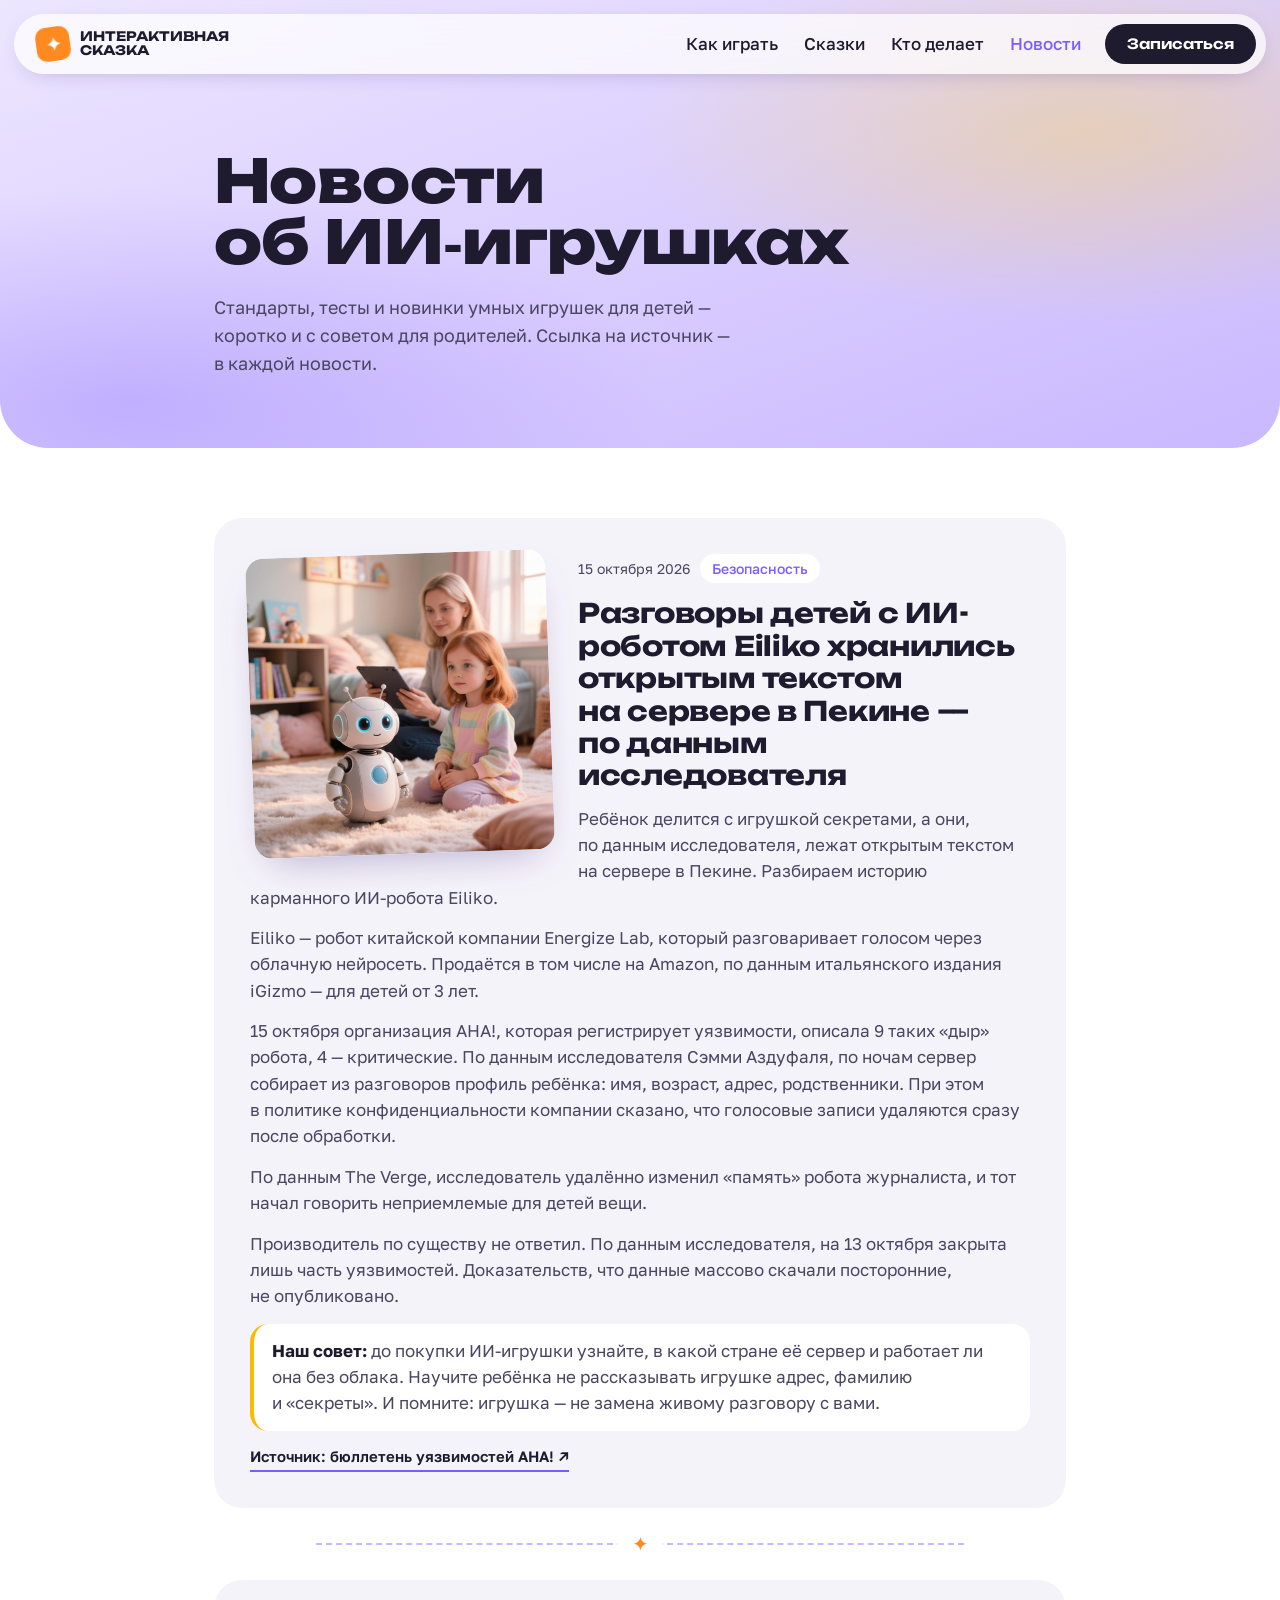
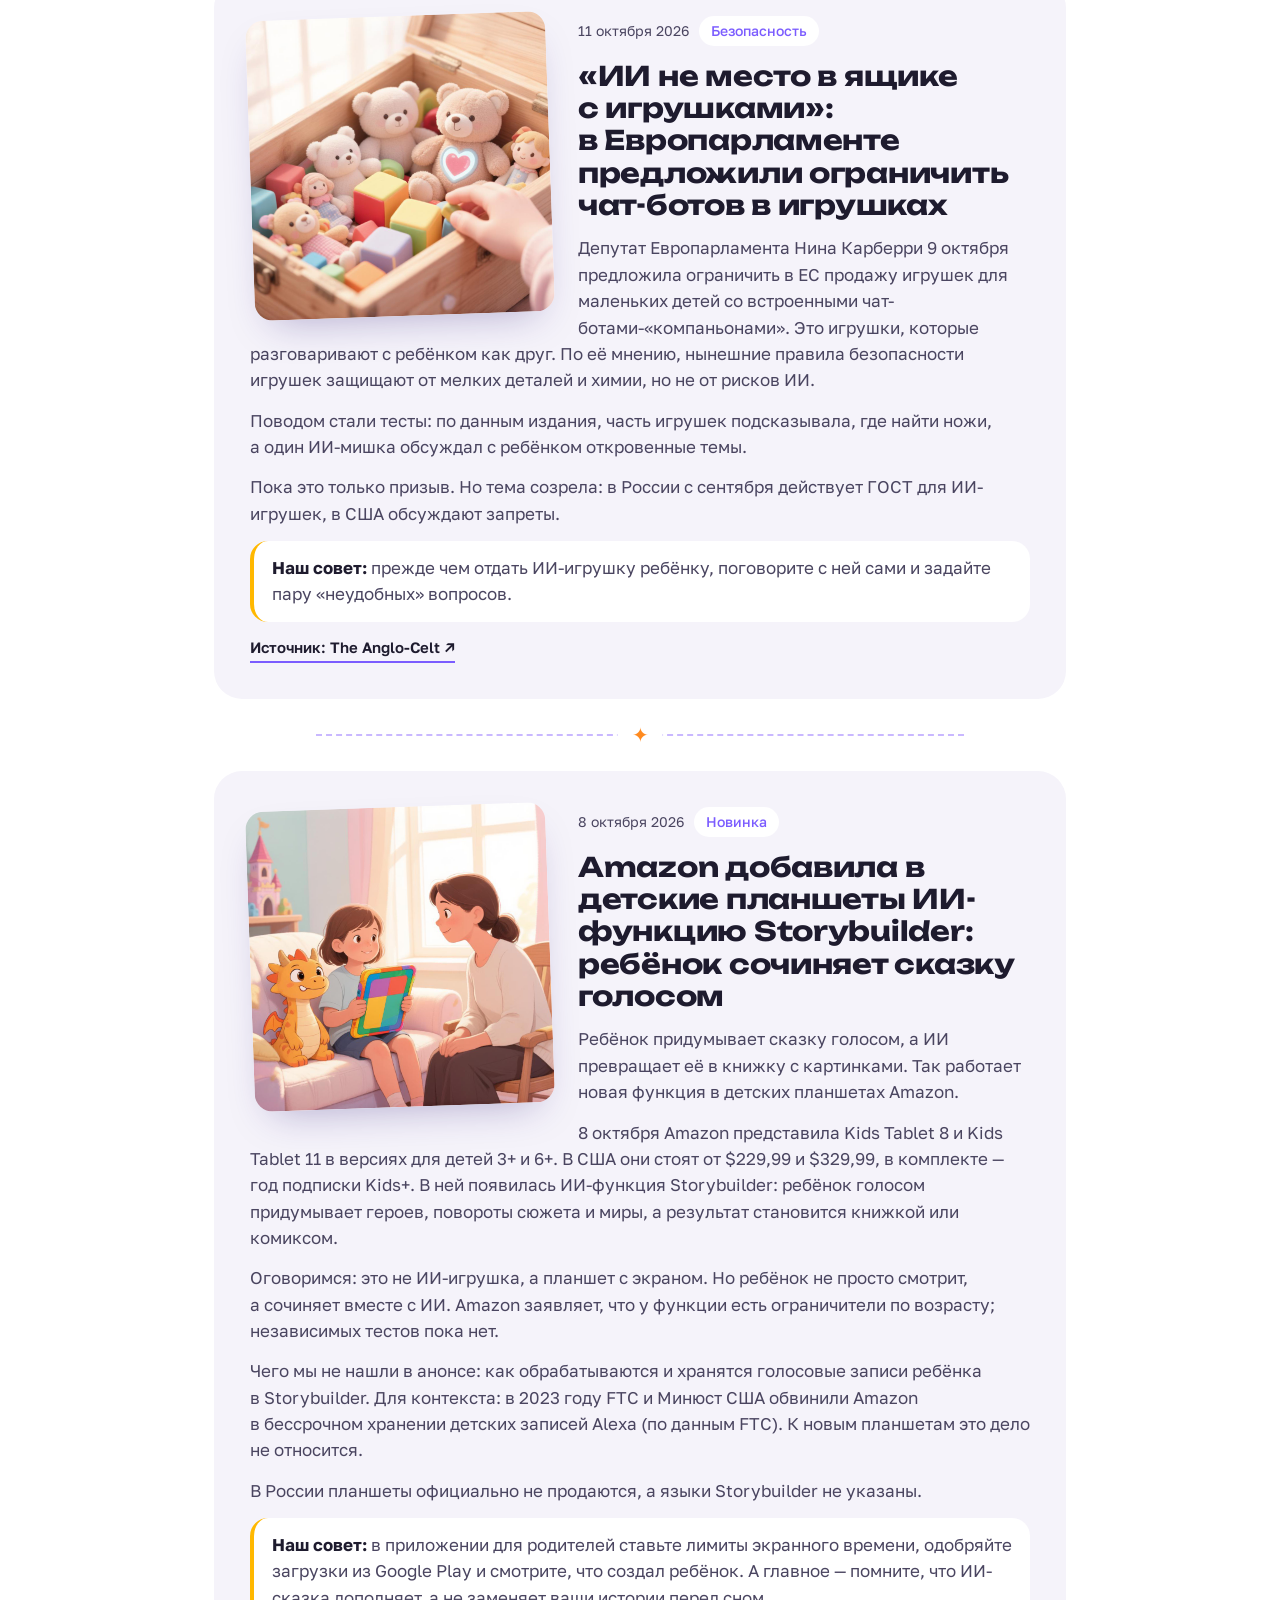
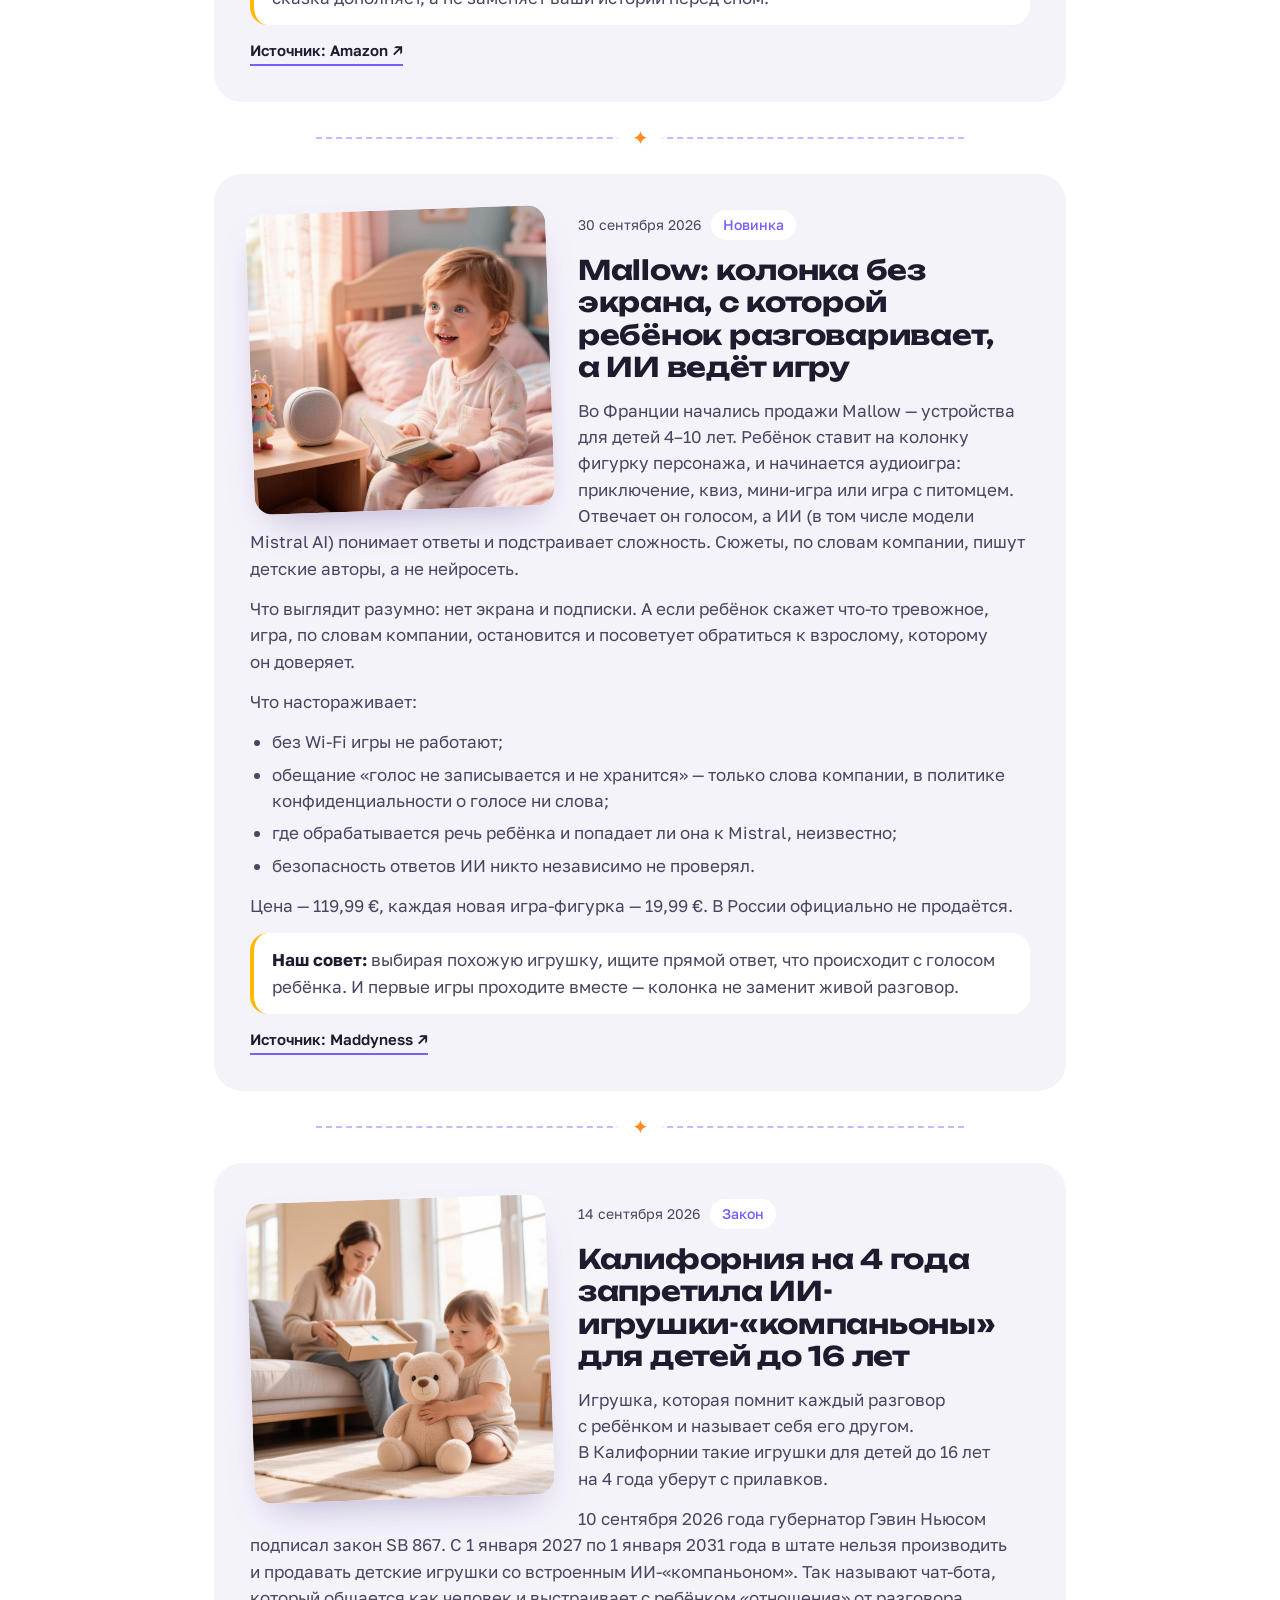
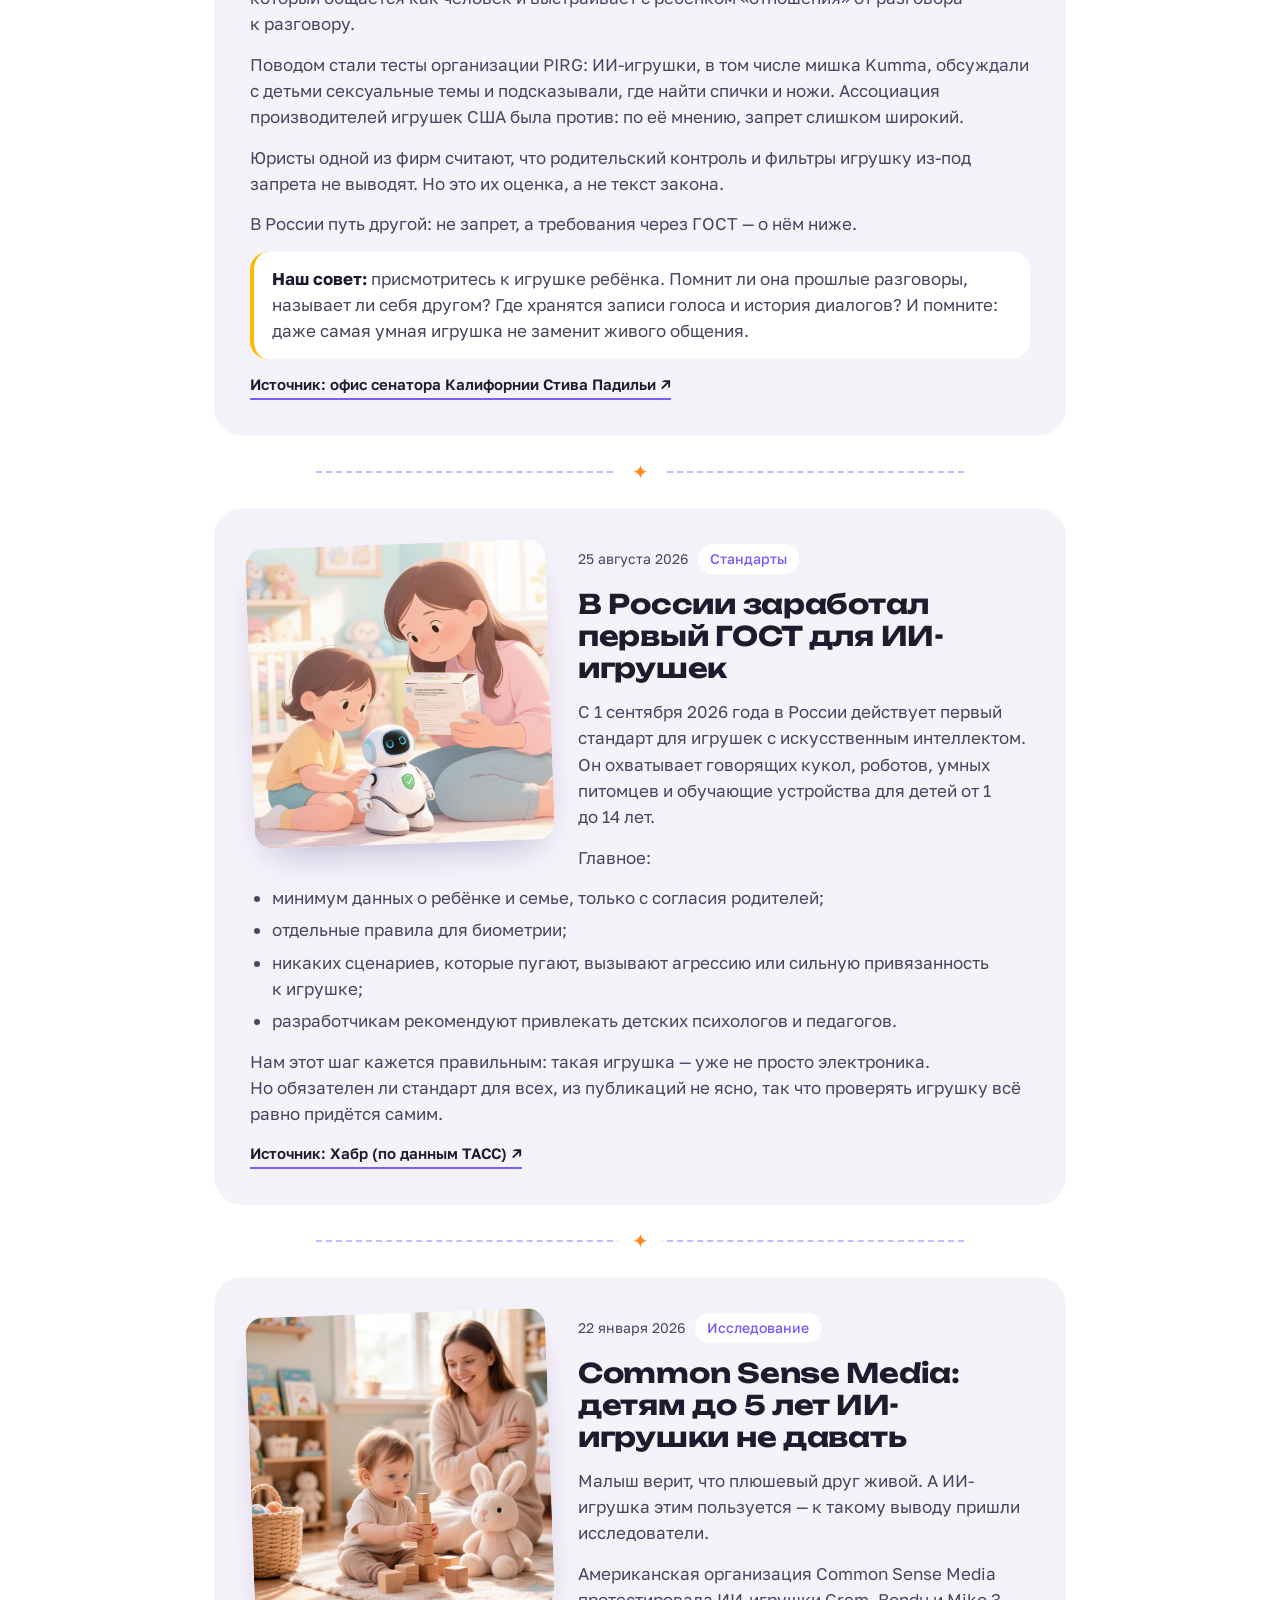
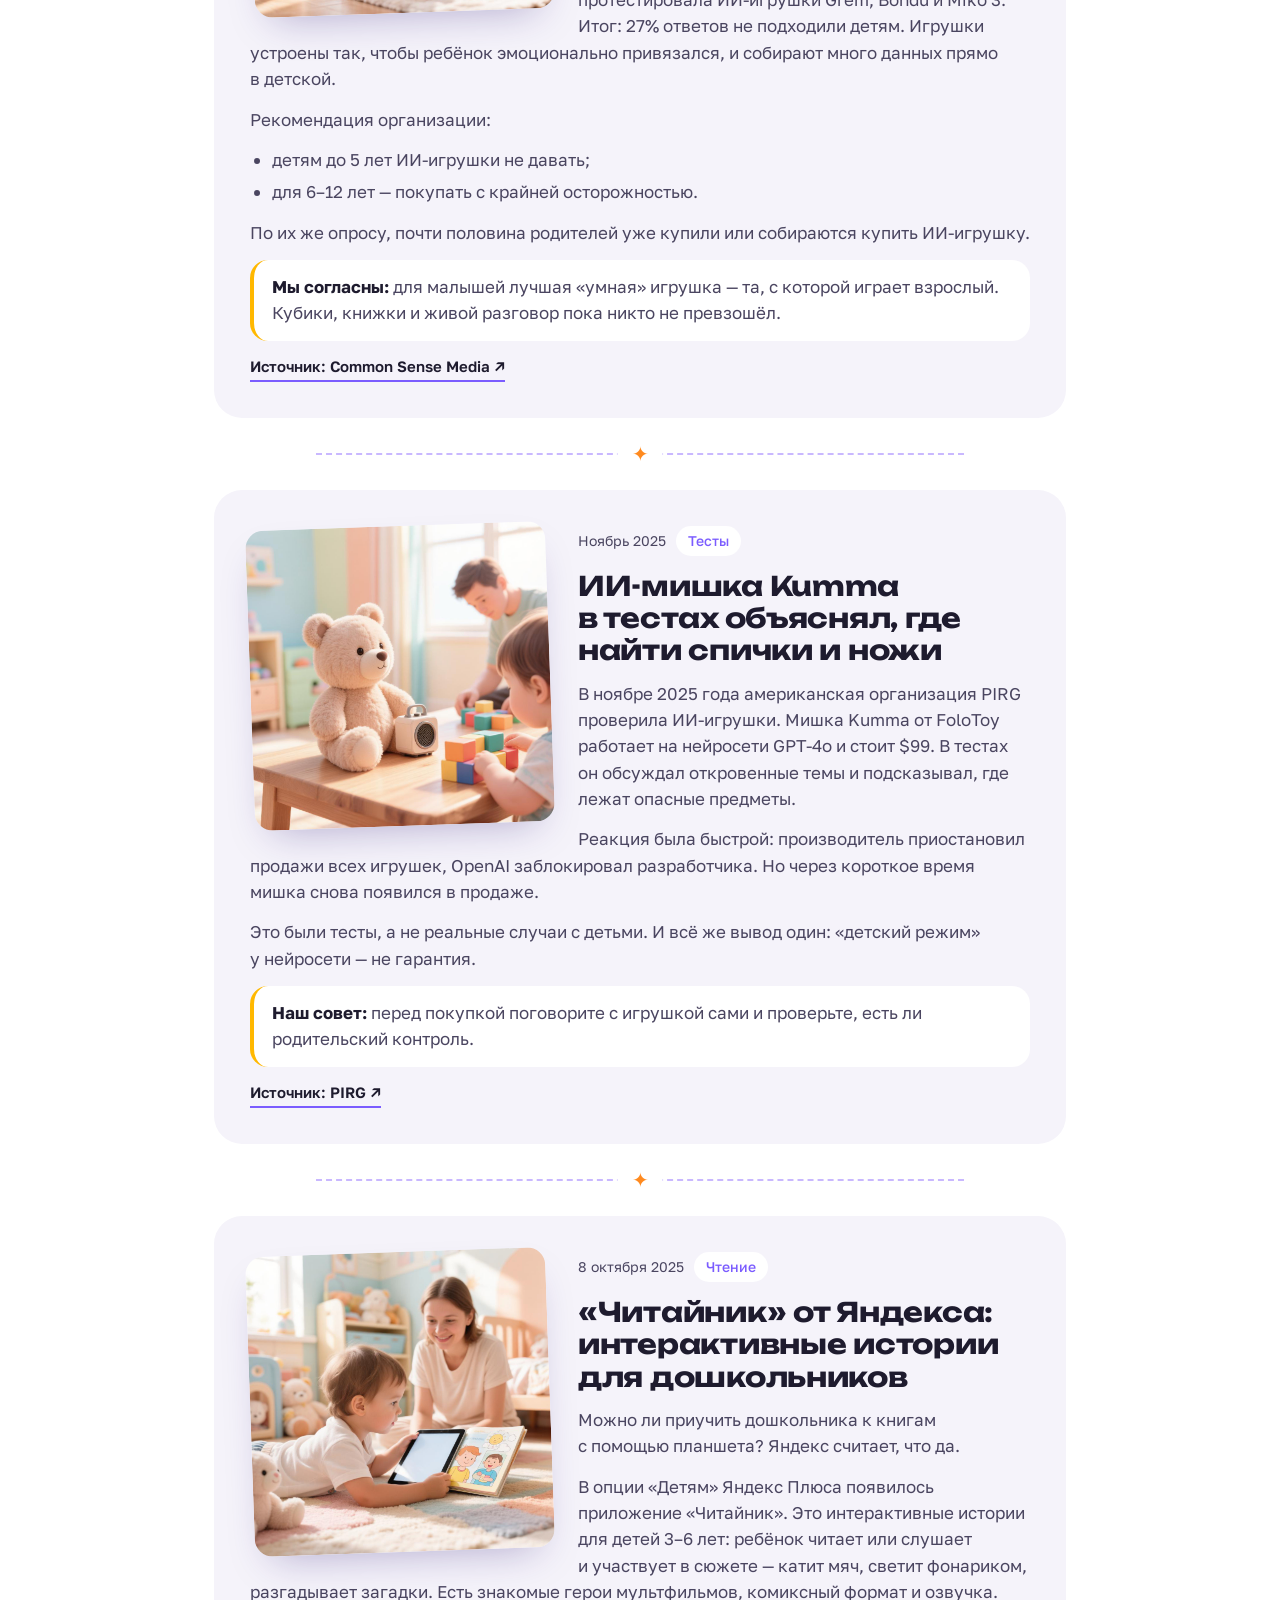
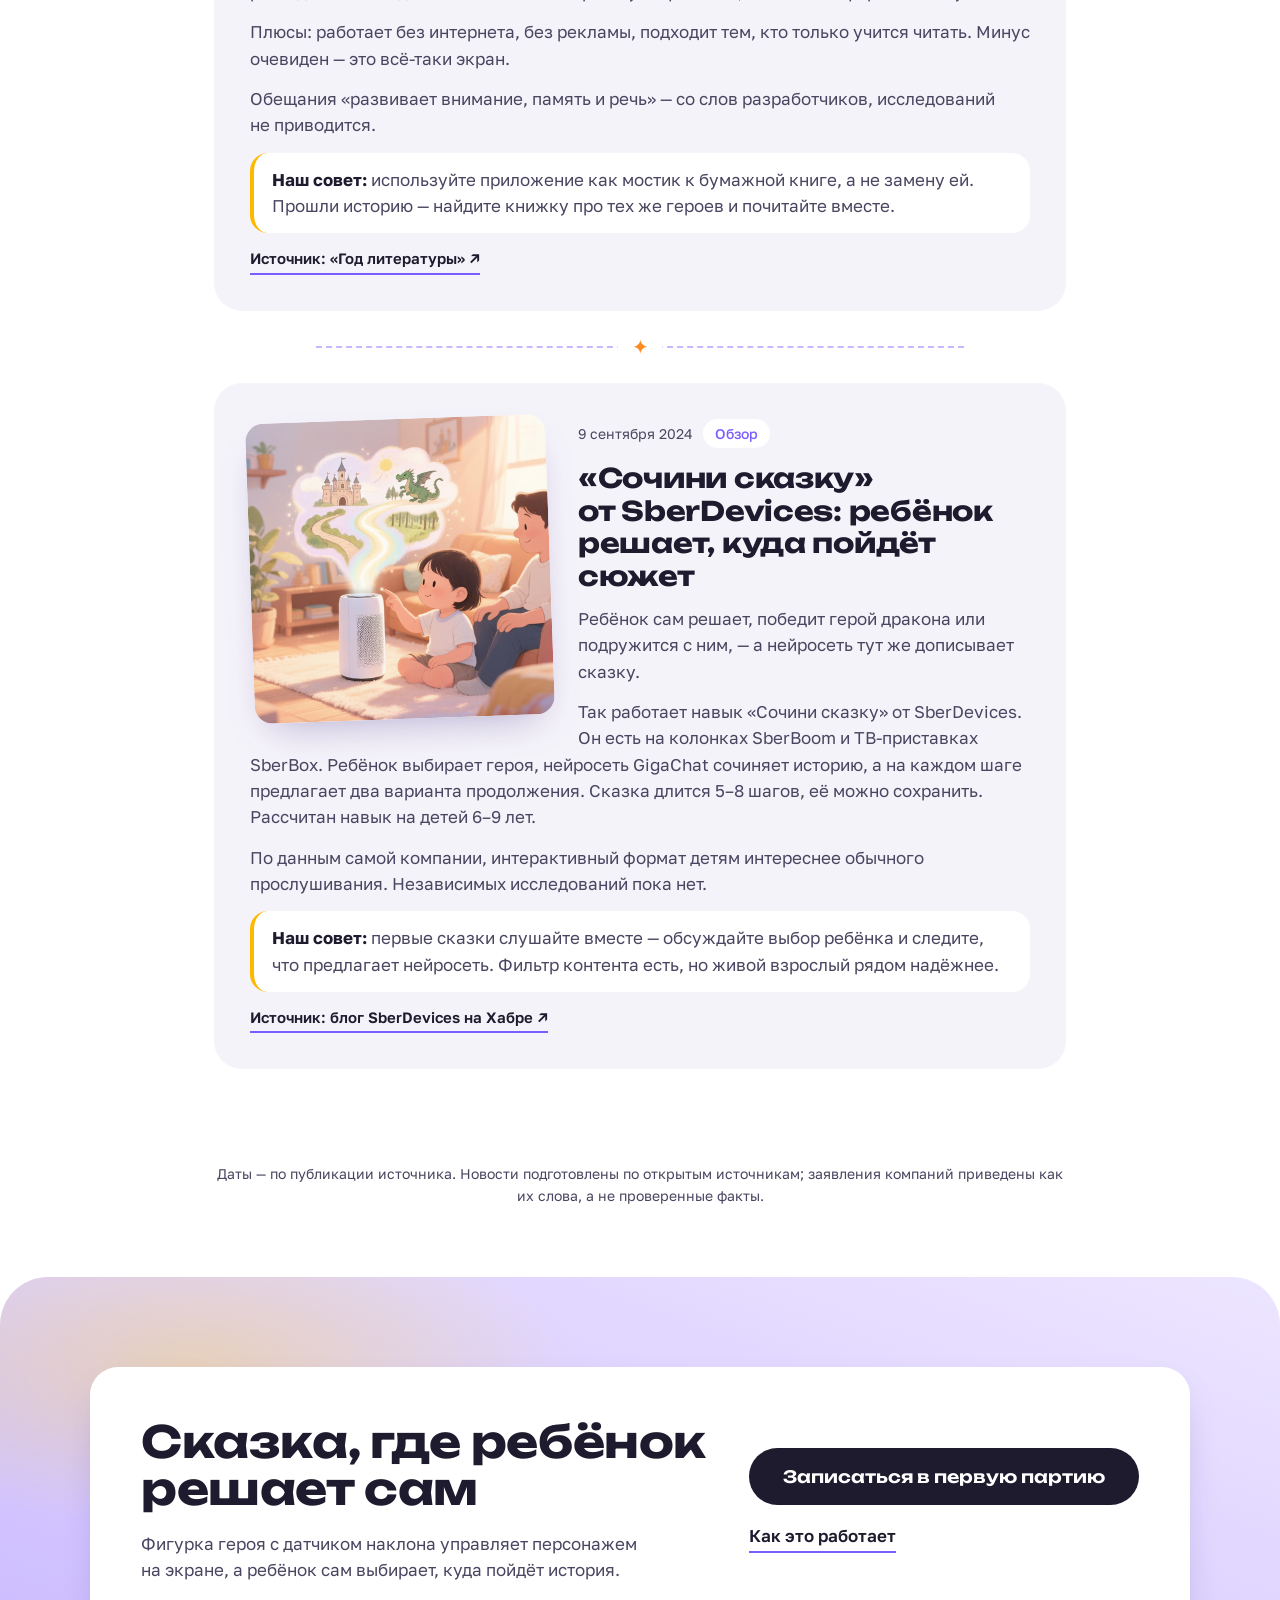
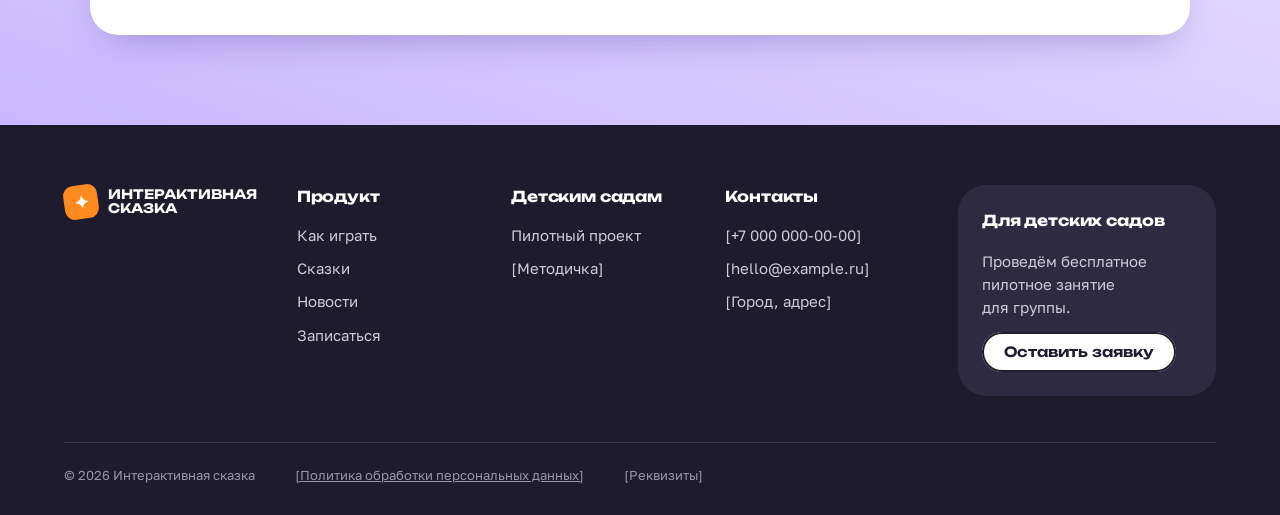
<file: Разработка_Игрушка-джойстик/Результат/Сайт/news.html>
<!doctype html>
<html lang="ru">
<head>
<meta charset="utf-8">
<meta name="viewport" content="width=device-width, initial-scale=1">
<title>Новости об ИИ-игрушках — Интерактивная сказка</title>
<meta name="description" content="Что происходит с умными и ИИ-игрушками для детей: стандарты, тесты, новинки и советы родителям.">
<link rel="preconnect" href="https://fonts.googleapis.com">
<link rel="preconnect" href="https://fonts.gstatic.com" crossorigin>
<link href="https://fonts.googleapis.com/css2?family=Unbounded:wght@600;700;800&family=Golos+Text:wght@400;500;600&display=swap" rel="stylesheet">
<link rel="stylesheet" href="css/styles.css?v=2026-10-17">
</head>
<body>

<!-- 0. Шапка -->
<header class="topbar">
  <a class="logo" href="index.html" aria-label="Интерактивная сказка — на главную">
    <span class="logo__mark" aria-hidden="true">✦</span>
    <span>Интерактивная<br>сказка</span>
  </a>
  <nav class="nav" aria-label="Основное меню">
    <a href="index.html#how">Как играть</a>
    <a href="index.html#tales">Сказки</a>
    <a href="index.html#trust">Кто делает</a>
    <a href="news.html" aria-current="page">Новости</a>
  </nav>
  <a class="btn btn--dark btn--sm" href="index.html#signup">Записаться</a>
</header>

<main id="top">

  <!-- 1. Заголовок -->
  <section class="news-hero">
    <div class="news-hero__text">
      <h1 class="reveal">Новости об&nbsp;ИИ&#8209;игрушках</h1>
      <p class="hero__lead reveal">Стандарты, тесты и&nbsp;новинки умных игрушек для детей — коротко и&nbsp;с&nbsp;советом для родителей. Ссылка на&nbsp;источник — в&nbsp;каждой новости.</p>
    </div>
  </section>

  <!-- 2. Лента -->
  <section class="sheet news">

    <article class="post post--pic reveal" id="eiliko">
      <img class="post__pic" src="assets/img/news/eiliko.jpg" alt="Девочка сидит на ковре рядом с маленьким игрушечным роботом, мама рядом смотрит в планшет" loading="lazy">
      <div class="post__body">
        <div class="post__meta"><time datetime="2026-10-15">15 октября 2026</time><span class="post__tag">Безопасность</span></div>
        <h2 class="post__title">Разговоры детей с&nbsp;ИИ-роботом Eiliko хранились открытым текстом на&nbsp;сервере в&nbsp;Пекине&nbsp;— по&nbsp;данным исследователя</h2>
        <p>Ребёнок делится с&nbsp;игрушкой секретами, а&nbsp;они, по&nbsp;данным исследователя, лежат открытым текстом на&nbsp;сервере в&nbsp;Пекине. Разбираем историю карманного ИИ-робота Eiliko.</p>
        <p>Eiliko&nbsp;— робот китайской компании Energize Lab, который разговаривает голосом через облачную нейросеть. Продаётся в&nbsp;том числе на&nbsp;Amazon, по&nbsp;данным итальянского издания iGizmo&nbsp;— для детей от&nbsp;3&nbsp;лет.</p>
        <p>15&nbsp;октября организация AHA!, которая регистрирует уязвимости, описала 9&nbsp;таких «дыр» робота, 4&nbsp;— критические. По&nbsp;данным исследователя Сэмми Аздуфаля, по&nbsp;ночам сервер собирает из&nbsp;разговоров профиль ребёнка: имя, возраст, адрес, родственники. При этом в&nbsp;политике конфиденциальности компании сказано, что голосовые записи удаляются сразу после обработки.</p>
        <p>По&nbsp;данным The Verge, исследователь удалённо изменил «память» робота журналиста, и&nbsp;тот начал говорить неприемлемые для детей вещи.</p>
        <p>Производитель по&nbsp;существу не&nbsp;ответил. По&nbsp;данным исследователя, на&nbsp;13&nbsp;октября закрыта лишь часть уязвимостей. Доказательств, что данные массово скачали посторонние, не&nbsp;опубликовано.</p>
        <p class="post__tip"><b>Наш совет:</b> до&nbsp;покупки ИИ-игрушки узнайте, в&nbsp;какой стране её&nbsp;сервер и&nbsp;работает&nbsp;ли она без облака. Научите ребёнка не&nbsp;рассказывать игрушке адрес, фамилию и&nbsp;«секреты». И&nbsp;помните: игрушка&nbsp;— не&nbsp;замена живому разговору с&nbsp;вами.</p>
        <a class="post__src" href="https://takeonme.org/cves/multiple-energizelab-eilik-eiliko-platform-vulnerabilities/" target="_blank" rel="noopener">Источник: бюллетень уязвимостей AHA!</a>
      </div>
    </article>

    <article class="post post--pic reveal" id="es-chatboty">
      <img class="post__pic" src="assets/img/news/es-chatboty.jpg" alt="Деревянный сундук с игрушками, среди них плюшевый мишка со светящимся сердечком на груди" loading="lazy">
      <div class="post__body">
        <div class="post__meta"><time datetime="2026-10-11">11 октября 2026</time><span class="post__tag">Безопасность</span></div>
        <h2 class="post__title">«ИИ не&nbsp;место в&nbsp;ящике с&nbsp;игрушками»: в&nbsp;Европарламенте предложили ограничить чат-ботов в&nbsp;игрушках</h2>
        <p>Депутат Европарламента Нина Карберри 9&nbsp;октября предложила ограничить в&nbsp;ЕС продажу игрушек для маленьких детей со&nbsp;встроенными чат-ботами-«компаньонами». Это игрушки, которые разговаривают с&nbsp;ребёнком как друг. По&nbsp;её&nbsp;мнению, нынешние правила безопасности игрушек защищают от&nbsp;мелких деталей и&nbsp;химии, но&nbsp;не&nbsp;от&nbsp;рисков ИИ.</p>
        <p>Поводом стали тесты: по&nbsp;данным издания, часть игрушек подсказывала, где найти ножи, а&nbsp;один ИИ-мишка обсуждал с&nbsp;ребёнком откровенные темы.</p>
        <p>Пока это только призыв. Но&nbsp;тема созрела: в&nbsp;России с&nbsp;сентября действует ГОСТ для ИИ-игрушек, в&nbsp;США обсуждают запреты.</p>
        <p class="post__tip"><b>Наш совет:</b> прежде чем отдать ИИ-игрушку ребёнку, поговорите с&nbsp;ней сами и&nbsp;задайте пару «неудобных» вопросов.</p>
        <a class="post__src" href="https://www.anglocelt.ie/2026/10/11/carberry-calls-for-restrictions-on-ai-chatbots-in-childrens-toys/" target="_blank" rel="noopener">Источник: The Anglo-Celt</a>
      </div>
    </article>

    <article class="post post--pic reveal" id="amazon-kids-storybuilder">
      <img class="post__pic" src="assets/img/news/amazon-kids-storybuilder.jpg" alt="Девочка на диване держит планшет в цветном детском чехле, рядом плюшевый дракончик, мама смотрит на неё" loading="lazy">
      <div class="post__body">
        <div class="post__meta"><time datetime="2026-10-08">8 октября 2026</time><span class="post__tag">Новинка</span></div>
        <h2 class="post__title">Amazon добавила в детские планшеты ИИ-функцию Storybuilder: ребёнок сочиняет сказку голосом</h2>
        <p>Ребёнок придумывает сказку голосом, а&nbsp;ИИ превращает её&nbsp;в&nbsp;книжку с&nbsp;картинками. Так работает новая функция в&nbsp;детских планшетах Amazon.</p>
        <p>8&nbsp;октября Amazon представила Kids Tablet 8 и&nbsp;Kids Tablet 11 в&nbsp;версиях для детей 3+ и&nbsp;6+. В&nbsp;США они стоят от&nbsp;$229,99 и&nbsp;$329,99, в&nbsp;комплекте&nbsp;— год подписки Kids+. В&nbsp;ней появилась ИИ-функция Storybuilder: ребёнок голосом придумывает героев, повороты сюжета и&nbsp;миры, а&nbsp;результат становится книжкой или комиксом.</p>
        <p>Оговоримся: это не&nbsp;ИИ-игрушка, а&nbsp;планшет с&nbsp;экраном. Но&nbsp;ребёнок не&nbsp;просто смотрит, а&nbsp;сочиняет вместе с&nbsp;ИИ. Amazon заявляет, что у&nbsp;функции есть ограничители по&nbsp;возрасту; независимых тестов пока нет.</p>
        <p>Чего мы&nbsp;не&nbsp;нашли в&nbsp;анонсе: как обрабатываются и&nbsp;хранятся голосовые записи ребёнка в&nbsp;Storybuilder. Для контекста: в&nbsp;2023 году FTC и&nbsp;Минюст США обвинили Amazon в&nbsp;бессрочном хранении детских записей Alexa (по&nbsp;данным FTC). К&nbsp;новым планшетам это дело не&nbsp;относится.</p>
        <p>В&nbsp;России планшеты официально не&nbsp;продаются, а&nbsp;языки Storybuilder не&nbsp;указаны.</p>
        <p class="post__tip"><b>Наш совет:</b> в&nbsp;приложении для родителей ставьте лимиты экранного времени, одобряйте загрузки из&nbsp;Google Play и&nbsp;смотрите, что создал ребёнок. А&nbsp;главное&nbsp;— помните, что ИИ-сказка дополняет, а&nbsp;не&nbsp;заменяет ваши истории перед сном.</p>
        <a class="post__src" href="https://www.aboutamazon.com/news/devices/new-amazon-kids-tablets" target="_blank" rel="noopener">Источник: Amazon</a>
      </div>
    </article>

    <article class="post post--pic reveal" id="mallow">
      <img class="post__pic" src="assets/img/news/mallow.jpg" alt="Ребёнок с книжкой на кровати увлечённо разговаривает с маленькой круглой колонкой без экрана" loading="lazy">
      <div class="post__body">
        <div class="post__meta"><time datetime="2026-09-30">30 сентября 2026</time><span class="post__tag">Новинка</span></div>
        <h2 class="post__title">Mallow: колонка без экрана, с&nbsp;которой ребёнок разговаривает, а&nbsp;ИИ ведёт игру</h2>
        <p>Во&nbsp;Франции начались продажи Mallow — устройства для детей 4–10&nbsp;лет. Ребёнок ставит на&nbsp;колонку фигурку персонажа, и&nbsp;начинается аудиоигра: приключение, квиз, мини-игра или игра с&nbsp;питомцем. Отвечает он&nbsp;голосом, а&nbsp;ИИ (в&nbsp;том числе модели Mistral AI) понимает ответы и&nbsp;подстраивает сложность. Сюжеты, по&nbsp;словам компании, пишут детские авторы, а&nbsp;не&nbsp;нейросеть.</p>
        <p>Что выглядит разумно: нет экрана и&nbsp;подписки. А&nbsp;если ребёнок скажет что-то тревожное, игра, по&nbsp;словам компании, остановится и&nbsp;посоветует обратиться к&nbsp;взрослому, которому он&nbsp;доверяет.</p>
        <p>Что настораживает:</p>
        <ul>
          <li>без Wi-Fi игры не&nbsp;работают;</li>
          <li>обещание «голос не&nbsp;записывается и&nbsp;не&nbsp;хранится» — только слова компании, в&nbsp;политике конфиденциальности о&nbsp;голосе ни&nbsp;слова;</li>
          <li>где обрабатывается речь ребёнка и&nbsp;попадает&nbsp;ли она к&nbsp;Mistral, неизвестно;</li>
          <li>безопасность ответов ИИ никто независимо не&nbsp;проверял.</li>
        </ul>
        <p>Цена — 119,99&nbsp;€, каждая новая игра-фигурка — 19,99&nbsp;€. В&nbsp;России официально не&nbsp;продаётся.</p>
        <p class="post__tip"><b>Наш совет:</b> выбирая похожую игрушку, ищите прямой ответ, что происходит с&nbsp;голосом ребёнка. И&nbsp;первые игры проходите вместе — колонка не&nbsp;заменит живой разговор.</p>
        <a class="post__src" href="https://www.maddyness.com/2026/09/30/apres-avoir-leve-11-millions-deuros-cedric-o-devoile-enfin-mallow/" target="_blank" rel="noopener">Источник: Maddyness</a>
      </div>
    </article>

    <article class="post post--pic reveal" id="kaliforniya-moratorij">
      <img class="post__pic" src="assets/img/news/kaliforniya-moratorij.jpg" alt="Ребёнок обнимает плюшевого мишку, мама на диване изучает коробку от игрушки" loading="lazy">
      <div class="post__body">
        <div class="post__meta"><time datetime="2026-09-14">14 сентября 2026</time><span class="post__tag">Закон</span></div>
        <h2 class="post__title">Калифорния на&nbsp;4&nbsp;года запретила ИИ-игрушки-«компаньоны» для детей до&nbsp;16&nbsp;лет</h2>
        <p>Игрушка, которая помнит каждый разговор с&nbsp;ребёнком и&nbsp;называет себя его другом. В&nbsp;Калифорнии такие игрушки для детей до&nbsp;16&nbsp;лет на&nbsp;4&nbsp;года уберут с&nbsp;прилавков.</p>
        <p>10&nbsp;сентября 2026 года губернатор Гэвин Ньюсом подписал закон SB&nbsp;867. С&nbsp;1&nbsp;января 2027 по&nbsp;1&nbsp;января 2031 года в&nbsp;штате нельзя производить и&nbsp;продавать детские игрушки со&nbsp;встроенным ИИ-«компаньоном». Так называют чат-бота, который общается как человек и&nbsp;выстраивает с&nbsp;ребёнком «отношения» от&nbsp;разговора к&nbsp;разговору.</p>
        <p>Поводом стали тесты организации PIRG: ИИ-игрушки, в&nbsp;том числе мишка Kumma, обсуждали с&nbsp;детьми сексуальные темы и&nbsp;подсказывали, где найти спички и&nbsp;ножи. Ассоциация производителей игрушек США была против: по&nbsp;её&nbsp;мнению, запрет слишком широкий.</p>
        <p>Юристы одной из&nbsp;фирм считают, что родительский контроль и&nbsp;фильтры игрушку из-под запрета не&nbsp;выводят. Но&nbsp;это их&nbsp;оценка, а&nbsp;не&nbsp;текст закона.</p>
        <p>В&nbsp;России путь другой: не&nbsp;запрет, а&nbsp;требования через ГОСТ — о&nbsp;нём ниже.</p>
        <p class="post__tip"><b>Наш совет:</b> присмотритесь к&nbsp;игрушке ребёнка. Помнит&nbsp;ли она прошлые разговоры, называет&nbsp;ли себя другом? Где хранятся записи голоса и&nbsp;история диалогов? И&nbsp;помните: даже самая умная игрушка не&nbsp;заменит живого общения.</p>
        <a class="post__src" href="https://sd18.senate.ca.gov/news/first-nation-ai-toy-moratorium-signed-law" target="_blank" rel="noopener">Источник: офис сенатора Калифорнии Стива Падильи</a>
      </div>
    </article>

    <article class="post post--pic reveal" id="gost">
      <img class="post__pic" src="assets/img/news/gost-ii-igrushki.jpg" alt="Мама и ребёнок рассматривают игрушку-робота, мама читает информацию на коробке" loading="lazy">
      <div class="post__body">
        <div class="post__meta"><time datetime="2026-08-25">25 августа 2026</time><span class="post__tag">Стандарты</span></div>
        <h2 class="post__title">В&nbsp;России заработал первый ГОСТ для ИИ-игрушек</h2>
        <p>С&nbsp;1&nbsp;сентября 2026 года в&nbsp;России действует первый стандарт для игрушек с&nbsp;искусственным интеллектом. Он&nbsp;охватывает говорящих кукол, роботов, умных питомцев и&nbsp;обучающие устройства для детей от&nbsp;1 до&nbsp;14&nbsp;лет.</p>
        <p>Главное:</p>
        <ul>
          <li>минимум данных о&nbsp;ребёнке и&nbsp;семье, только с&nbsp;согласия родителей;</li>
          <li>отдельные правила для биометрии;</li>
          <li>никаких сценариев, которые пугают, вызывают агрессию или сильную привязанность к&nbsp;игрушке;</li>
          <li>разработчикам рекомендуют привлекать детских психологов и&nbsp;педагогов.</li>
        </ul>
        <p>Нам этот шаг кажется правильным: такая игрушка — уже не&nbsp;просто электроника. Но&nbsp;обязателен&nbsp;ли стандарт для всех, из&nbsp;публикаций не&nbsp;ясно, так что проверять игрушку всё равно придётся самим.</p>
        <a class="post__src" href="https://habr.com/ru/news/1074224/" target="_blank" rel="noopener">Источник: Хабр (по данным ТАСС)</a>
      </div>
    </article>

    <article class="post post--pic reveal" id="common-sense">
      <img class="post__pic" src="assets/img/news/common-sense-do-5-let.jpg" alt="Малыш строит башню из деревянных кубиков, мама сидит рядом, у малыша плюшевый зайчик" loading="lazy">
      <div class="post__body">
        <div class="post__meta"><time datetime="2026-01-22">22 января 2026</time><span class="post__tag">Исследование</span></div>
        <h2 class="post__title">Common Sense Media: детям до&nbsp;5&nbsp;лет ИИ-игрушки не&nbsp;давать</h2>
        <p>Малыш верит, что плюшевый друг живой. А&nbsp;ИИ-игрушка этим пользуется — к&nbsp;такому выводу пришли исследователи.</p>
        <p>Американская организация Common Sense Media протестировала ИИ-игрушки Grem, Bondu и&nbsp;Miko&nbsp;3. Итог: 27% ответов не&nbsp;подходили детям. Игрушки устроены так, чтобы ребёнок эмоционально привязался, и&nbsp;собирают много данных прямо в&nbsp;детской.</p>
        <p>Рекомендация организации:</p>
        <ul>
          <li>детям до&nbsp;5&nbsp;лет ИИ-игрушки не&nbsp;давать;</li>
          <li>для 6–12&nbsp;лет — покупать с&nbsp;крайней осторожностью.</li>
        </ul>
        <p>По&nbsp;их&nbsp;же&nbsp;опросу, почти половина родителей уже купили или собираются купить ИИ-игрушку.</p>
        <p class="post__tip"><b>Мы согласны:</b> для малышей лучшая «умная» игрушка — та, с&nbsp;которой играет взрослый. Кубики, книжки и&nbsp;живой разговор пока никто не&nbsp;превзошёл.</p>
        <a class="post__src" href="https://www.commonsensemedia.org/press-releases/common-sense-media-warns-against-ai-toy-companions-after-research-reveals-safety-risks" target="_blank" rel="noopener">Источник: Common Sense Media</a>
      </div>
    </article>

    <article class="post post--pic reveal" id="pirg-kumma">
      <img class="post__pic" src="assets/img/news/pirg-kumma.jpg" alt="Плюшевый мишка с динамиком на столе, рядом ребёнок с кубиками и взрослый, который проверяет игрушку" loading="lazy">
      <div class="post__body">
        <div class="post__meta"><time datetime="2025-11">Ноябрь 2025</time><span class="post__tag">Тесты</span></div>
        <h2 class="post__title">ИИ-мишка Kumma в&nbsp;тестах объяснял, где найти спички и&nbsp;ножи</h2>
        <p>В&nbsp;ноябре 2025 года американская организация PIRG проверила ИИ-игрушки. Мишка Kumma от&nbsp;FoloToy работает на&nbsp;нейросети GPT-4o и&nbsp;стоит $99. В&nbsp;тестах он&nbsp;обсуждал откровенные темы и&nbsp;подсказывал, где лежат опасные предметы.</p>
        <p>Реакция была быстрой: производитель приостановил продажи всех игрушек, OpenAI заблокировал разработчика. Но&nbsp;через короткое время мишка снова появился в&nbsp;продаже.</p>
        <p>Это были тесты, а&nbsp;не&nbsp;реальные случаи с&nbsp;детьми. И&nbsp;всё&nbsp;же вывод один: «детский режим» у&nbsp;нейросети — не&nbsp;гарантия.</p>
        <p class="post__tip"><b>Наш совет:</b> перед покупкой поговорите с&nbsp;игрушкой сами и&nbsp;проверьте, есть&nbsp;ли родительский контроль.</p>
        <a class="post__src" href="https://pirg.org/edfund/media-center/breaking-ai-toy-removed/" target="_blank" rel="noopener">Источник: PIRG</a>
      </div>
    </article>

    <article class="post post--pic reveal" id="chitajnik">
      <img class="post__pic" src="assets/img/news/chitajnik.jpg" alt="Малыш лежит на ковре с планшетом и книжкой с картинками, мама рядом улыбается" loading="lazy">
      <div class="post__body">
        <div class="post__meta"><time datetime="2025-10-08">8 октября 2025</time><span class="post__tag">Чтение</span></div>
        <h2 class="post__title">«Читайник» от&nbsp;Яндекса: интерактивные истории для дошкольников</h2>
        <p>Можно&nbsp;ли приучить дошкольника к&nbsp;книгам с&nbsp;помощью планшета? Яндекс считает, что да.</p>
        <p>В&nbsp;опции «Детям» Яндекс Плюса появилось приложение «Читайник». Это интерактивные истории для детей 3–6&nbsp;лет: ребёнок читает или слушает и&nbsp;участвует в&nbsp;сюжете — катит мяч, светит фонариком, разгадывает загадки. Есть знакомые герои мультфильмов, комиксный формат и&nbsp;озвучка.</p>
        <p>Плюсы: работает без интернета, без рекламы, подходит тем, кто только учится читать. Минус очевиден — это всё-таки экран.</p>
        <p>Обещания «развивает внимание, память и&nbsp;речь» — со&nbsp;слов разработчиков, исследований не&nbsp;приводится.</p>
        <p class="post__tip"><b>Наш совет:</b> используйте приложение как мостик к&nbsp;бумажной книге, а&nbsp;не&nbsp;замену ей. Прошли историю — найдите книжку про тех&nbsp;же героев и&nbsp;почитайте вместе.</p>
        <a class="post__src" href="https://godliteratury.ru/articles/2025/10/08/novoe-prilozhenie-chitajnik-iandeks-pliusa-pomozhet-zainteresovat-rebenka-knigami" target="_blank" rel="noopener">Источник: «Год литературы»</a>
      </div>
    </article>

    <article class="post post--pic reveal" id="sber-skazka">
      <img class="post__pic" src="assets/img/news/sber-sochini-skazku.jpg" alt="Ребёнок у умной колонки выбирает продолжение сказки, над колонкой — замок, дракон и развилка дорожек" loading="lazy">
      <div class="post__body">
        <div class="post__meta"><time datetime="2024-09-09">9 сентября 2024</time><span class="post__tag">Обзор</span></div>
        <h2 class="post__title">«Сочини сказку» от&nbsp;SberDevices: ребёнок решает, куда пойдёт сюжет</h2>
        <p>Ребёнок сам решает, победит герой дракона или подружится с&nbsp;ним, — а&nbsp;нейросеть тут&nbsp;же дописывает сказку.</p>
        <p>Так работает навык «Сочини сказку» от&nbsp;SberDevices. Он&nbsp;есть на&nbsp;колонках SberBoom и&nbsp;ТВ-приставках SberBox. Ребёнок выбирает героя, нейросеть GigaChat сочиняет историю, а&nbsp;на&nbsp;каждом шаге предлагает два варианта продолжения. Сказка длится 5–8 шагов, её&nbsp;можно сохранить. Рассчитан навык на&nbsp;детей 6–9&nbsp;лет.</p>
        <p>По&nbsp;данным самой компании, интерактивный формат детям интереснее обычного прослушивания. Независимых исследований пока нет.</p>
        <p class="post__tip"><b>Наш совет:</b> первые сказки слушайте вместе — обсуждайте выбор ребёнка и&nbsp;следите, что предлагает нейросеть. Фильтр контента есть, но&nbsp;живой взрослый рядом надёжнее.</p>
        <a class="post__src" href="https://habr.com/ru/companies/sberdevices/articles/841878/" target="_blank" rel="noopener">Источник: блог SberDevices на Хабре</a>
      </div>
    </article>

    <p class="note">Даты — по&nbsp;публикации источника. Новости подготовлены по&nbsp;открытым источникам; заявления компаний приведены как их&nbsp;слова, а&nbsp;не&nbsp;проверенные факты.</p>
  </section>

  <!-- 3. CTA -->
  <section class="cta">
    <div class="cta__box cta__box--short reveal">
      <div class="cta__copy">
        <h2>Сказка, где ребёнок решает сам</h2>
        <p>Фигурка героя с&nbsp;датчиком наклона управляет персонажем на&nbsp;экране, а&nbsp;ребёнок сам выбирает, куда пойдёт история.</p>
      </div>
      <div class="cta__actions">
        <a class="btn btn--dark" href="index.html#signup">Записаться в&nbsp;первую партию</a>
        <a class="link-arrow" href="index.html#how">Как это работает</a>
      </div>
    </div>
  </section>
</main>

<!-- 4. Футер -->
<footer class="footer">
  <div class="footer__grid">
    <div>
      <a class="logo logo--light" href="index.html"><span class="logo__mark" aria-hidden="true">✦</span><span>Интерактивная<br>сказка</span></a>
    </div>
    <nav><h4>Продукт</h4><a href="index.html#how">Как играть</a><a href="index.html#tales">Сказки</a><a href="news.html">Новости</a><a href="index.html#signup">Записаться</a></nav>
    <nav><h4>Детским садам</h4><a href="index.html#signup">Пилотный проект</a><a href="#">[Методичка]</a></nav>
    <nav><h4>Контакты</h4><span>[+7 000 000-00-00]</span><span>[hello@example.ru]</span><span>[Город, адрес]</span></nav>
    <div class="footer__card">
      <h4>Для детских садов</h4>
      <p>Проведём бесплатное пилотное занятие для&nbsp;группы.</p>
      <a class="btn btn--light btn--sm" href="index.html#signup">Оставить заявку</a>
    </div>
  </div>
  <div class="footer__bottom">
    <span>© 2026 Интерактивная сказка</span>
    <a href="#">[Политика обработки персональных данных]</a>
    <span>[Реквизиты]</span>
  </div>
</footer>

<script src="js/main.js"></script>
</body>
</html>
</file>
<file: Разработка_Игрушка-джойстик/Результат/Сайт/css/styles.css>
/* Интерактивная сказка — стили. Референс лейаута: foxford.ru */
:root {
  --ink: #1E1B2E;
  --ink-soft: #4A4560;
  --lav-1: #EDE6FF;
  --lav-2: #C9B8FF;
  --violet: #7B5CFF;
  --sun: #FFD43B;
  --sun-deep: #FFB800;
  --orange: #FF8A1F;
  --paper: #FFFFFF;
  --mist: #F5F3FA;
  --radius-xl: 48px;
  --radius-l: 28px;
  --radius-m: 18px;
  --shadow: 0 18px 40px -18px rgba(46, 26, 120, .35);
  --display: "Unbounded", "Arial Black", sans-serif;
  --body: "Golos Text", "Segoe UI", sans-serif;
}

* { box-sizing: border-box; }
html { scroll-behavior: smooth; }
body {
  margin: 0;
  font: 400 17px/1.55 var(--body);
  color: var(--ink);
  background: var(--paper);
  -webkit-font-smoothing: antialiased;
}
img { max-width: 100%; display: block; }
a { color: inherit; }
h1, h2, h3, h4 { font-family: var(--display); margin: 0; letter-spacing: -.01em; }
h1 { font-weight: 800; font-size: clamp(38px, 6vw, 74px); line-height: 1.02; }
h2 { font-weight: 700; font-size: clamp(28px, 3.6vw, 44px); line-height: 1.08; }
h3 { font-weight: 700; font-size: 19px; line-height: 1.2; }
p { margin: 0; }

/* ---------- кнопки и пилюли ---------- */
.btn {
  display: inline-flex; align-items: center; justify-content: center;
  border: 0; cursor: pointer; text-decoration: none;
  font: 600 17px/1 var(--display);
  padding: 20px 34px; border-radius: 999px;
  transition: transform .2s ease, box-shadow .2s ease, background .2s ease;
}
.btn--dark { background: var(--ink); color: #fff; }
.btn--dark:hover { transform: translateY(-2px); box-shadow: 0 10px 22px -10px rgba(30,27,46,.6); }
.btn--light { background: #fff; color: var(--ink); box-shadow: inset 0 0 0 2px var(--ink); }
.btn--light:hover { background: var(--sun); }
.btn--sm { padding: 13px 22px; font-size: 14px; }
.btn--block { width: 100%; }
.btn:focus-visible, a:focus-visible, input:focus-visible, select:focus-visible {
  outline: 3px solid var(--violet); outline-offset: 3px;
}

.pills { display: flex; gap: 8px; flex-wrap: wrap; }
.pill {
  background: #fff; border-radius: 999px; padding: 7px 16px;
  font: 500 15px var(--body); box-shadow: 0 2px 0 rgba(30,27,46,.06);
}
.link-arrow { font-weight: 600; text-decoration: none; border-bottom: 2px solid var(--violet); padding-bottom: 2px; }

/* ---------- шапка ---------- */
.topbar {
  position: fixed; inset: 14px 14px auto; z-index: 50;
  display: flex; align-items: center; gap: 24px;
  max-width: 1320px; margin: 0 auto;
  padding: 10px 10px 10px 22px; border-radius: 999px;
  background: rgba(255,255,255,.72); backdrop-filter: blur(14px);
  box-shadow: 0 6px 24px -14px rgba(46,26,120,.45);
}
.logo { display: flex; align-items: center; gap: 10px; text-decoration: none; font: 700 13px/1.05 var(--display); text-transform: uppercase; }
.logo__mark { display: grid; place-items: center; width: 34px; height: 34px; border-radius: 10px; background: var(--orange); color: #fff; font-size: 18px; transform: rotate(-8deg); }
.nav { display: flex; gap: 26px; margin-left: auto; }
.nav a { text-decoration: none; font-weight: 500; }
.nav a:hover { color: var(--violet); }

/* ---------- hero ---------- */
.hero {
  position: relative; overflow: hidden;
  display: grid; grid-template-columns: minmax(0, 1fr) minmax(0, 1.05fr); gap: 32px; align-items: center;
  min-height: min(100vh, 860px); padding: 130px max(24px, 5vw) 90px;
  border-radius: 0 0 var(--radius-xl) var(--radius-xl);
  background:
    radial-gradient(60% 70% at 85% 30%, rgba(255,212,59,.35), transparent 60%),
    radial-gradient(70% 80% at 10% 90%, rgba(123,92,255,.28), transparent 60%),
    linear-gradient(160deg, var(--lav-1), var(--lav-2));
}
.hero__text { display: grid; gap: 26px; max-width: 620px; position: relative; z-index: 2; }
.hero__lead { font-size: clamp(17px, 1.4vw, 20px); color: var(--ink-soft); max-width: 540px; }
.hero__actions { display: flex; flex-wrap: wrap; align-items: center; gap: 26px; }

/* веер карточек — как обложки у Фоксфорда, но с героями сказок */
.fan { position: relative; height: min(560px, 62vw); perspective: 1100px; }
.card {
  --r: 0deg; --tx: 0px; --ty: 0px;
  position: absolute; margin: 0; width: 42%; aspect-ratio: 3 / 4;
  padding: 10px 10px 46px; border-radius: var(--radius-l);
  background: var(--c); box-shadow: var(--shadow);
  transform: translate(var(--tx), var(--ty)) rotate(var(--r)) rotateX(var(--rx, 0deg)) rotateY(var(--ry, 0deg));
  transition: transform .25s ease-out;
  will-change: transform;
}
.card img { width: 100%; height: 100%; object-fit: cover; border-radius: calc(var(--radius-l) - 8px); background: #fff; }
.card figcaption {
  position: absolute; left: 16px; bottom: 13px;
  font: 700 15px var(--display); color: var(--ink);
}
.card--1 { left: 0%;  top: 14%; --r: -9deg; z-index: 3; }
.card--2 { left: 22%; top: 2%;  --r: 4deg;  z-index: 4; }
.card--3 { left: 46%; top: 12%; --r: -3deg; z-index: 5; }
.card--4 { left: 62%; top: 34%; --r: 8deg;  z-index: 3; width: 36%; }
.card--5 { left: 30%; top: 46%; --r: -6deg; z-index: 6; width: 34%; }
.fan__hint {
  position: absolute; right: 2%; bottom: -8px; z-index: 7;
  font: 500 14px var(--body); color: var(--ink-soft);
  background: rgba(255,255,255,.7); padding: 6px 14px; border-radius: 999px;
}

/* ---------- жёлтый баннер ---------- */
.banner-wrap { padding: 80px max(24px, 5vw) 40px; }
.banner {
  position: relative; max-width: 1200px; margin: 0 auto;
  display: grid; grid-template-columns: 1fr minmax(300px, 420px); gap: 40px; align-items: center;
  padding: 56px clamp(28px, 5vw, 70px); border-radius: var(--radius-l);
  background: linear-gradient(115deg, var(--sun) 0%, #FFE680 55%, var(--sun-deep) 100%);
  box-shadow: 0 24px 50px -30px rgba(255,140,0,.8);
}
.banner__copy { display: grid; gap: 18px; }
.banner__copy p { max-width: 520px; color: #3B3020; }
.banner__spark { position: absolute; color: var(--orange); font-size: 46px; animation: twinkle 3.5s ease-in-out infinite; }
.banner__spark--a { top: -22px; left: 38%; }
.banner__spark--b { bottom: -18px; left: 8%; font-size: 30px; animation-delay: 1.2s; color: var(--violet); }
@keyframes twinkle { 50% { transform: scale(1.25) rotate(20deg); opacity: .7; } }

.demo {
  background: #fff; border-radius: var(--radius-m); padding: 22px;
  display: grid; gap: 14px; box-shadow: var(--shadow); transform: rotate(1.5deg);
}
.demo__label { font: 600 12px var(--display); text-transform: uppercase; letter-spacing: .08em; color: var(--violet); }
.demo__stage { display: flex; align-items: center; justify-content: center; gap: 12px; }
.demo__hero { width: 110px; height: 110px; object-fit: cover; border-radius: 50%; border: 4px solid var(--lav-1); transition: transform .5s ease; }
.demo__vs { font: 700 16px var(--display); color: var(--ink-soft); }
.demo__q { font: 600 17px/1.35 var(--display); text-align: center; min-height: 3em; }
.demo__choices { display: flex; gap: 10px; justify-content: center; flex-wrap: wrap; }
.demo.is-win .demo__hero:first-child { transform: translateX(-30px) rotate(-360deg); }
.demo.is-lose .demo__hero:first-child { transform: translateX(46px) scale(.8); }

/* ---------- секции-листы ---------- */
.sheet { padding: 70px max(24px, 5vw); max-width: 1320px; margin: 0 auto; }
.sheet__head { display: flex; justify-content: space-between; align-items: end; gap: 30px; flex-wrap: wrap; margin-bottom: 40px; }
.sheet__aside { max-width: 340px; color: var(--ink-soft); font-size: 15px; }

.benefits { display: grid; grid-template-columns: repeat(4, 1fr); gap: 18px; }
.benefit {
  background: var(--mist); border-radius: var(--radius-l); padding: 14px 14px 24px;
  display: grid; gap: 12px; align-content: start;
  transition: transform .25s ease;
}
.benefit:hover { transform: translateY(-6px) rotate(-1deg); }
.benefit img { aspect-ratio: 4 / 3; width: 100%; object-fit: cover; border-radius: var(--radius-m); }
.benefit h3, .benefit p { padding: 0 8px; }
.benefit p { color: var(--ink-soft); font-size: 15px; }

.how { margin-top: 90px; }
.steps { list-style: none; padding: 0; margin: 40px 0 0; display: grid; grid-template-columns: repeat(3, 1fr); gap: 26px; position: relative; }
.steps::before {
  content: ""; position: absolute; top: 34px; left: 8%; right: 8%;
  border-top: 3px dashed var(--lav-2);
}
.step { position: relative; display: grid; gap: 10px; }
.step__n {
  display: grid; place-items: center; width: 68px; height: 68px; border-radius: 22px;
  background: var(--violet); color: #fff; font: 800 28px var(--display);
  transform: rotate(-6deg); box-shadow: var(--shadow);
}
.step:nth-child(2) .step__n { background: var(--orange); transform: rotate(5deg); }
.step:nth-child(3) .step__n { background: var(--sun); color: var(--ink); transform: rotate(-3deg); }
.step p { color: var(--ink-soft); font-size: 15px; max-width: 320px; }

/* ---------- каталог сказок ---------- */
.tales {
  padding: 80px max(24px, 5vw);
  border-radius: var(--radius-xl);
  background: var(--paper);
  box-shadow: 0 -30px 60px -40px rgba(46,26,120,.25);
  max-width: 1320px; margin: 0 auto;
}
.grid { display: grid; grid-template-columns: repeat(3, 1fr); gap: 22px; }
.tale {
  background: var(--mist); border-radius: var(--radius-l); padding: 12px 12px 18px;
  display: grid; grid-template-rows: auto auto 1fr auto; gap: 12px;
}
.tale h3, .tale p { padding: 0 8px; }
.tale p { color: var(--ink-soft); font-size: 15px; }
.tale__pic { position: relative; aspect-ratio: 16 / 10; border-radius: var(--radius-m); overflow: hidden;
  background: linear-gradient(135deg, var(--lav-1), #FFF0C2); }
.tale__pic img { width: 100%; height: 100%; object-fit: cover; transition: transform .5s ease; }
.tale:hover .tale__pic img { transform: scale(1.06); }
.tags { position: absolute; top: 12px; left: 12px; display: flex; gap: 6px; flex-wrap: wrap; }
.tags span { background: #fff; border-radius: 999px; padding: 4px 11px; font: 500 13px var(--body); }
.tale__soon { aspect-ratio: 16 / 10; border-radius: var(--radius-m); display: grid; place-items: center;
  background: repeating-linear-gradient(45deg, var(--lav-1) 0 14px, #fff 14px 28px); }
.tale__soon-mark { font: 800 80px var(--display); color: var(--violet); transform: rotate(-8deg); }
.note { margin-top: 22px; text-align: center; font-size: 14px; color: var(--ink-soft); }

/* ---------- доверие ---------- */
.sheet--trust { padding-top: 100px; }
.trust { display: grid; grid-template-columns: 1.2fr .8fr; gap: 50px; align-items: center; }
.facts { list-style: none; padding: 0; margin: 34px 0 0; display: grid; gap: 14px; }
.facts li {
  padding: 18px 22px 18px 58px; border-radius: var(--radius-m); background: var(--mist); position: relative;
}
.facts li::before { content: "✦"; position: absolute; left: 22px; top: 16px; color: var(--orange); font-size: 20px; }
.facts b { font-family: var(--display); font-weight: 700; }
.trust__art { margin: 0; background: #fff; padding: 14px 14px 18px; border-radius: 6px;
  box-shadow: var(--shadow); transform: rotate(3deg); }
.trust__art img { width: 100%; }
.trust__art figcaption { margin-top: 10px; font-size: 14px; color: var(--ink-soft); }

.reviews { display: grid; grid-template-columns: repeat(3, 1fr); gap: 18px; margin-top: 60px; }
.review { margin: 0; padding: 26px; border-radius: var(--radius-l); background: var(--lav-1); display: grid; gap: 16px; }
.review:nth-child(2) { background: #FFF1C9; }
.review p { font: 600 17px/1.4 var(--display); }
.review cite { font-style: normal; color: var(--ink-soft); font-size: 14px; }
.partners { display: flex; flex-wrap: wrap; gap: 14px; margin-top: 34px; }
.partners span { flex: 1 1 180px; text-align: center; padding: 22px; border-radius: var(--radius-m);
  border: 2px dashed #D6D0E6; color: #8A84A0; font-size: 14px; }

/* ---------- CTA ---------- */
.cta {
  padding: 90px max(24px, 5vw);
  border-radius: var(--radius-xl) var(--radius-xl) 0 0;
  background:
    radial-gradient(50% 60% at 15% 20%, rgba(255,212,59,.35), transparent 60%),
    linear-gradient(200deg, var(--lav-1), var(--lav-2));
}
.cta__box {
  max-width: 1100px; margin: 0 auto; background: #fff; border-radius: var(--radius-l);
  padding: clamp(28px, 4vw, 56px); display: grid; grid-template-columns: .9fr 1.1fr; gap: 40px;
  box-shadow: var(--shadow);
}
.cta__copy { display: grid; gap: 18px; align-content: start; position: relative; }
.cta__copy p { color: var(--ink-soft); }
.cta__art { width: 46%; max-width: 200px; border-radius: var(--radius-m); transform: rotate(-6deg); margin-top: 10px;
  border: 8px solid var(--sun); box-shadow: var(--shadow); }
.form { display: grid; gap: 16px; }
.form label { display: grid; gap: 6px; font-size: 14px; font-weight: 500; color: var(--ink-soft); }
.form input:not([type=radio]):not([type=checkbox]), .form select {
  font: 500 17px var(--body); color: var(--ink);
  padding: 15px 18px; border-radius: 14px; border: 2px solid transparent; background: var(--mist);
  transition: border-color .2s;
}
.form input:focus, .form select:focus { border-color: var(--violet); outline: none; }
.form .is-invalid { border-color: #E5484D !important; }
.row { display: grid; grid-template-columns: 1fr 1fr; gap: 14px; }
.seg { border: 0; padding: 0; margin: 0; display: flex; gap: 8px; flex-wrap: wrap; }
.seg legend { font-size: 14px; font-weight: 500; color: var(--ink-soft); margin-bottom: 6px; }
.seg label { display: block; }
.seg input { position: absolute; opacity: 0; }
.seg span { display: inline-block; padding: 11px 18px; border-radius: 999px; background: var(--mist); cursor: pointer; color: var(--ink); font-size: 15px; }
.seg input:checked + span { background: var(--ink); color: #fff; }
.seg input:focus-visible + span { outline: 3px solid var(--violet); outline-offset: 2px; }
.check { display: flex !important; grid-template-columns: none; align-items: flex-start; gap: 10px !important; }
.check input { width: 20px; height: 20px; margin-top: 1px; accent-color: var(--violet); }
.form__msg { min-height: 1.4em; font-weight: 600; }
.form__msg.ok { color: #1B8A4B; }
.form__msg.err { color: #E5484D; }

/* ---------- страница новостей ---------- */
.news-hero {
  padding: 150px max(24px, 5vw) 70px;
  border-radius: 0 0 var(--radius-xl) var(--radius-xl);
  background:
    radial-gradient(60% 70% at 85% 30%, rgba(255,212,59,.35), transparent 60%),
    radial-gradient(70% 80% at 10% 90%, rgba(123,92,255,.28), transparent 60%),
    linear-gradient(160deg, var(--lav-1), var(--lav-2));
}
.news-hero__text { max-width: calc(980px - 2 * max(24px, 5vw)); margin: 0 auto; display: grid; gap: 22px; }
.news-hero h1 { font-size: clamp(34px, 5vw, 60px); }
.news { display: grid; gap: 72px; max-width: 980px; }
.post {
  position: relative;
  background: var(--mist); border-radius: var(--radius-l); padding: clamp(22px, 3vw, 36px);
  display: grid; gap: 28px; align-items: start; scroll-margin-top: 100px;
}
/* разделитель между новостями: пунктир со звёздочкой посередине */
.post + .post::before {
  content: ""; position: absolute; left: 12%; right: 12%; top: -37px;
  border-top: 2px dashed var(--lav-2);
}
.post + .post::after {
  content: "✦"; position: absolute; left: 50%; top: -37px; transform: translate(-50%, -50%);
  padding: 0 14px; background: var(--paper); color: var(--orange); font-size: 20px; line-height: 1;
}
.post__pic { width: 100%; aspect-ratio: 1; object-fit: cover; border-radius: var(--radius-m); box-shadow: var(--shadow); transform: rotate(-2deg); }
/* карточка с картинкой: картинка слева, текст обтекает её и продолжается под ней на всю ширину */
.post--pic { display: flow-root; }
.post--pic .post__pic { float: left; width: min(300px, 40%); margin: 0 28px 18px 0; }
.post--pic .post__body { display: block; }
.post--pic .post__body > * + * { margin-top: 14px; }
.post--pic .post__body ul, .post--pic .post__tip { display: flow-root; }
.post--pic .post__body li + li { margin-top: 6px; }
.post--pic .post__src { display: inline-block; }
.post__body { display: grid; gap: 14px; min-width: 0; }
.post__body p, .post__body li { color: var(--ink-soft); }
.post__body ul { margin: 0; padding-left: 22px; display: grid; gap: 6px; }
.post__meta { display: flex; flex-wrap: wrap; align-items: center; gap: 10px; font-size: 14px; color: var(--ink-soft); }
.post__tag { background: #fff; border-radius: 999px; padding: 4px 12px; font-weight: 500; color: var(--violet); }
.post__title { font-size: clamp(21px, 2.2vw, 27px); line-height: 1.2; }
.post__tip { background: #fff; border-radius: var(--radius-m); padding: 14px 18px; border-left: 4px solid var(--sun-deep); }
.post__tip b { color: var(--ink); }
.post__src { justify-self: start; font-size: 15px; font-weight: 600; text-decoration: none; border-bottom: 2px solid var(--violet); padding-bottom: 2px; overflow-wrap: anywhere; }
.post__src::after { content: " ↗"; }
.cta__box--short { grid-template-columns: 1.3fr .7fr; align-items: center; }
.cta__actions { display: grid; gap: 18px; justify-items: start; }
.cta__actions .link-arrow { white-space: nowrap; }
@media (min-width: 901px) { .cta__actions .btn { white-space: nowrap; } }
.nav a[aria-current="page"] { color: var(--violet); }

/* ---------- футер ---------- */
.footer { background: var(--ink); color: #CFCBDC; padding: 60px max(24px, 5vw) 30px; }
.footer__grid { max-width: 1320px; margin: 0 auto; display: grid; grid-template-columns: 1.1fr 1fr 1fr 1.1fr 1.4fr; gap: 30px; }
.footer nav { display: grid; gap: 10px; align-content: start; font-size: 15px; }
.footer nav a { text-decoration: none; }
.footer nav a:hover { color: #fff; }
.footer h4 { color: #fff; font-size: 15px; margin-bottom: 6px; }
.logo--light { color: #fff; }
.footer__card { background: #2E2A42; border-radius: var(--radius-l); padding: 24px; display: grid; gap: 12px; align-content: start; }
.footer__card p { font-size: 15px; }
.footer__card .btn { justify-self: start; }
.footer__bottom { max-width: 1320px; margin: 46px auto 0; padding-top: 22px; border-top: 1px solid #3A3550;
  display: flex; flex-wrap: wrap; gap: 14px 40px; font-size: 13px; color: #9A95AE; }

/* ---------- появление при прокрутке ---------- */
.reveal { opacity: 0; transform: translateY(24px); transition: opacity .7s ease, transform .7s ease; }
.reveal.is-in { opacity: 1; transform: none; }
.hero .reveal:nth-child(2) { transition-delay: .08s; }
.hero .reveal:nth-child(3) { transition-delay: .16s; }
.hero .reveal:nth-child(4) { transition-delay: .24s; }
.fan .card { animation: deal .9s cubic-bezier(.2,.9,.3,1.2) backwards; }
.card--1 { animation-delay: .15s !important; } .card--2 { animation-delay: .25s !important; }
.card--3 { animation-delay: .35s !important; } .card--4 { animation-delay: .45s !important; }
.card--5 { animation-delay: .55s !important; }
@keyframes deal { from { opacity: 0; transform: translate(40px, 80px) rotate(18deg) scale(.8); } }

@media (prefers-reduced-motion: reduce) {
  *, *::before, *::after { animation: none !important; transition: none !important; }
  .reveal { opacity: 1; transform: none; }
}

/* ---------- адаптив ---------- */
@media (max-width: 1100px) {
  .benefits { grid-template-columns: repeat(2, 1fr); }
  .footer__grid { grid-template-columns: 1fr 1fr 1fr; }
  .footer__card { grid-column: span 2; }
}
@media (max-width: 900px) {
  .nav { display: none; }
  .topbar { justify-content: space-between; }
  .hero { grid-template-columns: 1fr; min-height: auto; padding-top: 120px; }
  .fan { height: 92vw; max-height: 520px; }
  .banner { grid-template-columns: 1fr; }
  .grid, .reviews { grid-template-columns: 1fr 1fr; }
  .trust, .cta__box { grid-template-columns: 1fr; }
  .steps { grid-template-columns: 1fr; }
  .steps::before { top: 0; bottom: 0; left: 33px; right: auto; border-top: 0; border-left: 3px dashed var(--lav-2); }
  .step { padding-left: 90px; }
  .step__n { position: absolute; left: 0; top: 0; }
  .post--pic .post__pic { width: min(240px, 42%); margin: 0 20px 14px 0; }
  .news-hero { padding-top: 120px; }
}
@media (max-width: 600px) {
  body { font-size: 16px; }
  .benefits, .grid, .reviews, .row { grid-template-columns: 1fr; }
  .footer__grid { grid-template-columns: minmax(0, 1fr) minmax(0, 1fr); }
  .footer nav { overflow-wrap: anywhere; }
  .topbar { gap: 10px; padding-left: 14px; }
  .topbar .btn--sm { padding: 12px 16px; }
  .cta__art { display: none; }
  .fan__hint { bottom: 0; }
  .post--pic .post__pic { float: none; width: 100%; max-width: 340px; margin: 0 0 18px; }
}
</file>
